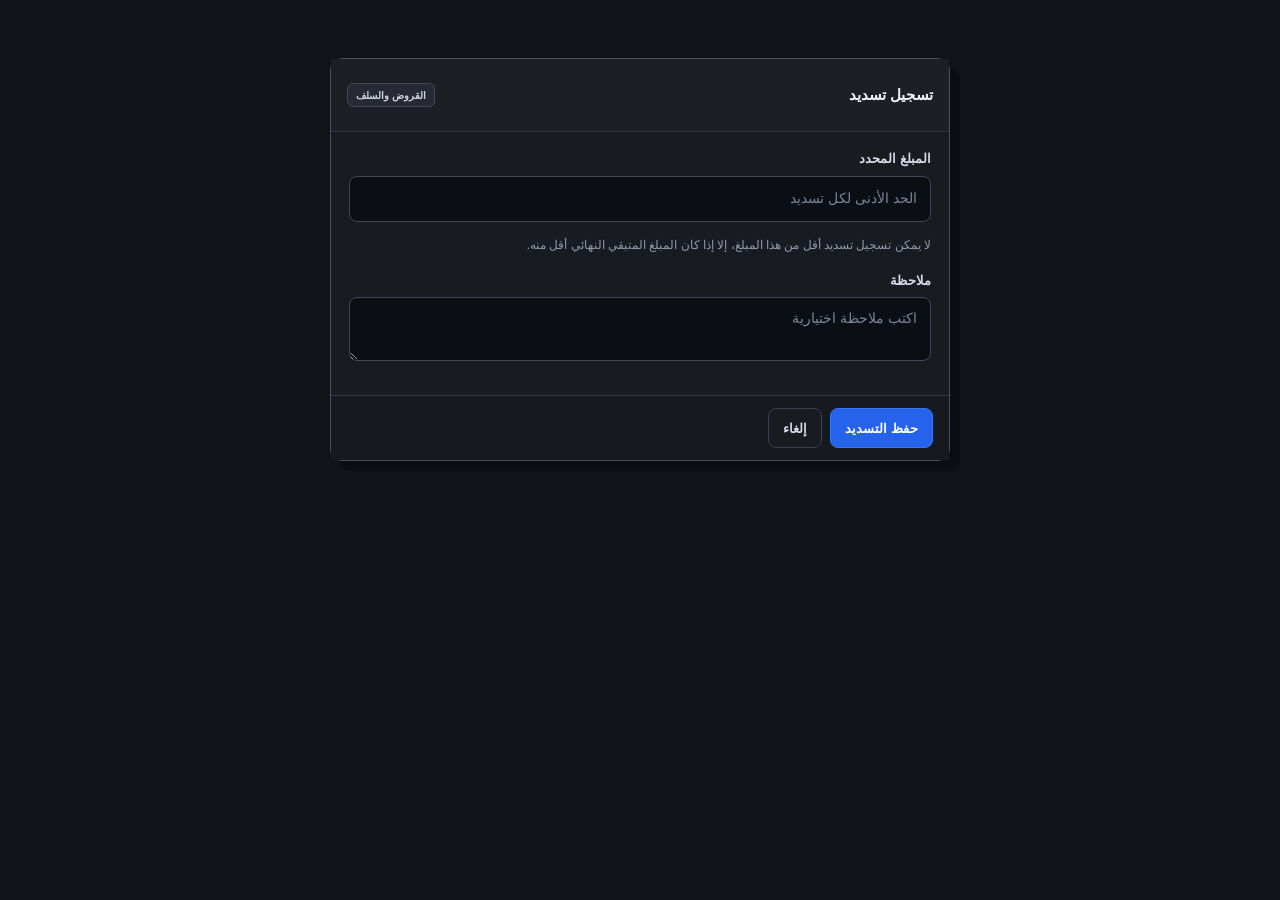
<file: PREVIEW-premium-ui-v3.3.26.html>
<!doctype html>
<html lang="ar" dir="rtl">
<head>
<meta charset="utf-8">
<meta name="viewport" content="width=device-width,initial-scale=1">
<title>Ziad Invoices v3.3.26 UI Preview</title>
<link rel="stylesheet" href="app/static/premium-system-v3.3.26.css">
<style>
*{box-sizing:border-box}body{margin:0}.preview{min-height:100vh;background:#11131b;color:#e1e2ed;font-family:Arial,sans-serif;padding:32px}.modal{max-width:620px;margin:30px auto}.modal-head,.modal-body,.modal-foot{display:block}.modal-head{display:flex;align-items:center;justify-content:space-between}.demo-field{display:grid;gap:7px;margin-bottom:16px}.modal-foot{display:flex;gap:8px;justify-content:flex-start}.btn{display:inline-flex;align-items:center;justify-content:center;padding:0 16px;min-height:44px}.btn-primary{background:#2563eb;color:#fff}.btn-secondary{background:#282a32;color:#e1e2ed;border:1px solid #434655}.control{width:100%}
</style>
</head>
<body>
<div id="app"><main class="content preview">
  <section class="modal" role="dialog" aria-label="تسجيل تسديد">
    <header class="modal-head"><h3>تسجيل تسديد</h3><span class="badge">القروض والسلف</span></header>
    <div class="modal-body">
      <div class="demo-field form-field">
        <label for="amount">المبلغ المحدد</label>
        <input id="amount" type="number" placeholder="الحد الأدنى لكل تسديد">
        <small>لا يمكن تسجيل تسديد أقل من هذا المبلغ، إلا إذا كان المبلغ المتبقي النهائي أقل منه.</small>
      </div>
      <div class="demo-field form-field">
        <label for="note">ملاحظة</label>
        <textarea id="note" placeholder="اكتب ملاحظة اختيارية"></textarea>
      </div>
    </div>
    <footer class="modal-foot"><button class="btn btn-primary">حفظ التسديد</button><button class="btn btn-secondary">إلغاء</button></footer>
  </section>
</main></div>
</body>
</html>
</file>
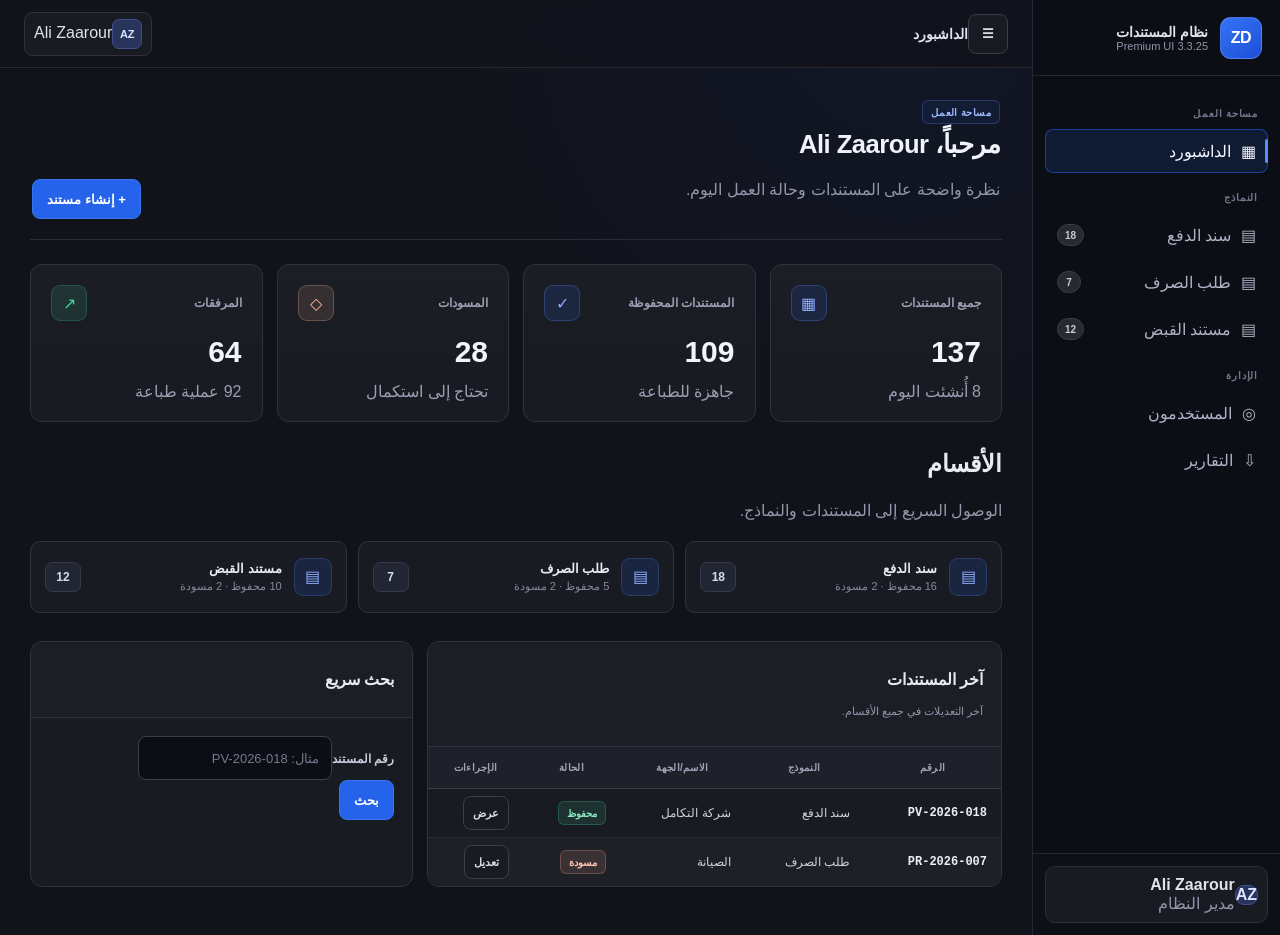
<file: PREVIEW-premium-ui.html>
<!doctype html><html lang="ar" dir="rtl"><head><meta charset="utf-8"><meta name="viewport" content="width=device-width,initial-scale=1"><link rel="stylesheet" href="app/static/premium-system-v3.3.25.css"><style>
*{box-sizing:border-box} body{margin:0}.app-shell{display:grid;grid-template-columns:248px minmax(0,1fr);direction:rtl}.sidebar{min-height:100vh}.sidebar-head,.brand,.nav-item,.user-chip,.topbar,.page-header,.stat-top,.type-overview-card,.panel-head,.list-summary,.summary-pill{display:flex;align-items:center}.sidebar-nav{display:block}.nav-item{margin:4px}.sidebar-footer{margin-top:auto}.sidebar{display:flex;flex-direction:column}.main{direction:rtl}.topbar{display:flex}.topbar-spacer{flex:1}.content{direction:rtl}.page-header{display:flex;justify-content:space-between}.dashboard-cards{display:grid;grid-template-columns:repeat(4,1fr)}.stat-card{display:flex;flex-direction:column;gap:14px}.stat-top{justify-content:space-between}.type-overview-grid{display:grid;grid-template-columns:repeat(3,1fr)}.type-overview-card{gap:12px}.type-overview-copy{display:flex;flex-direction:column;flex:1;gap:4px}.dashboard-grid{display:grid;grid-template-columns:1.5fr 1fr;margin-top:16px}.panel-head{justify-content:space-between}.list-summary{display:flex}.summary-pill{flex-direction:column;align-items:flex-start}.icon{width:18px;height:18px}.brand{gap:10px}.brand-text,.user-chip-copy{display:flex;flex-direction:column}.sidebar-footer{margin-top:auto}.sidebar-nav{flex:1}.table-wrap{overflow:auto}table{width:100%;border-collapse:collapse}.btn{cursor:pointer}
</style></head><body><div id="app"><div class="app-shell"><aside class="sidebar"><div class="sidebar-head"><div class="brand"><div class="brand-mark">ZD</div><div class="brand-text"><strong>نظام المستندات</strong><span>Premium UI 3.3.25</span></div></div></div><nav class="sidebar-nav"><div class="nav-label">مساحة العمل</div><a class="nav-item active"><span>▦</span><span>الداشبورد</span></a><div class="nav-label">النماذج</div><a class="nav-item"><span>▤</span><span>سند الدفع</span><span class="nav-badge">18</span></a><a class="nav-item"><span>▤</span><span>طلب الصرف</span><span class="nav-badge">7</span></a><a class="nav-item"><span>▤</span><span>مستند القبض</span><span class="nav-badge">12</span></a><div class="nav-label">الإدارة</div><a class="nav-item"><span>◎</span><span>المستخدمون</span></a><a class="nav-item"><span>⇩</span><span>التقارير</span></a></nav><div class="sidebar-footer"><div class="user-chip"><div class="avatar">AZ</div><div class="user-chip-copy"><strong>Ali Zaarour</strong><span>مدير النظام</span></div></div></div></aside><main class="main"><header class="topbar"><button class="btn btn-icon btn-secondary">☰</button><div class="topbar-title">الداشبورد</div><div class="topbar-spacer"></div><div class="topbar-user"><div class="avatar small">AZ</div><span>Ali Zaarour</span></div></header><section class="content"><div class="page-header"><div><span class="eyebrow">مساحة العمل</span><h1>مرحباً، Ali Zaarour</h1><p>نظرة واضحة على المستندات وحالة العمل اليوم.</p></div><div class="page-actions"><button class="btn btn-primary">+ إنشاء مستند</button></div></div><div class="cards dashboard-cards"><article class="stat-card"><div class="stat-top"><span>جميع المستندات</span><div class="stat-icon">▦</div></div><strong>137</strong><span>8 أُنشئت اليوم</span></article><article class="stat-card"><div class="stat-top"><span>المستندات المحفوظة</span><div class="stat-icon">✓</div></div><strong>109</strong><span>جاهزة للطباعة</span></article><article class="stat-card"><div class="stat-top"><span>المسودات</span><div class="stat-icon warning">◇</div></div><strong>28</strong><span>تحتاج إلى استكمال</span></article><article class="stat-card"><div class="stat-top"><span>المرفقات</span><div class="stat-icon accent">↗</div></div><strong>64</strong><span>92 عملية طباعة</span></article></div><section class="dashboard-section"><div class="section-heading"><h2>الأقسام</h2><p>الوصول السريع إلى المستندات والنماذج.</p></div><div class="type-overview-grid"><a class="type-overview-card"><div class="type-overview-icon">▤</div><div class="type-overview-copy"><strong>سند الدفع</strong><span>16 محفوظ · 2 مسودة</span></div><div class="type-overview-count">18</div></a><a class="type-overview-card"><div class="type-overview-icon">▤</div><div class="type-overview-copy"><strong>طلب الصرف</strong><span>5 محفوظ · 2 مسودة</span></div><div class="type-overview-count">7</div></a><a class="type-overview-card"><div class="type-overview-icon">▤</div><div class="type-overview-copy"><strong>مستند القبض</strong><span>10 محفوظ · 2 مسودة</span></div><div class="type-overview-count">12</div></a></div></section><div class="dashboard-grid"><div class="panel"><div class="panel-head"><div><h2>آخر المستندات</h2><p>آخر التعديلات في جميع الأقسام.</p></div></div><div class="table-wrap"><table><thead><tr><th>الرقم</th><th>النموذج</th><th>الاسم/الجهة</th><th>الحالة</th><th>الإجراءات</th></tr></thead><tbody><tr><td class="mono"><strong>PV-2026-018</strong></td><td>سند الدفع</td><td>شركة التكامل</td><td><span class="badge badge-saved">محفوظ</span></td><td><button class="btn btn-secondary row-action">عرض</button></td></tr><tr><td class="mono"><strong>PR-2026-007</strong></td><td>طلب الصرف</td><td>الصيانة</td><td><span class="badge badge-draft">مسودة</span></td><td><button class="btn btn-secondary row-action">تعديل</button></td></tr></tbody></table></div></div><div class="panel"><div class="panel-head"><h2>بحث سريع</h2></div><div class="panel-body"><div class="form-grid"><div class="form-row"><label>رقم المستند</label><input class="control" placeholder="مثال: PV-2026-018"></div><button class="btn btn-primary">بحث</button></div></div></div></div></section></main></div></div></body></html>
</file>
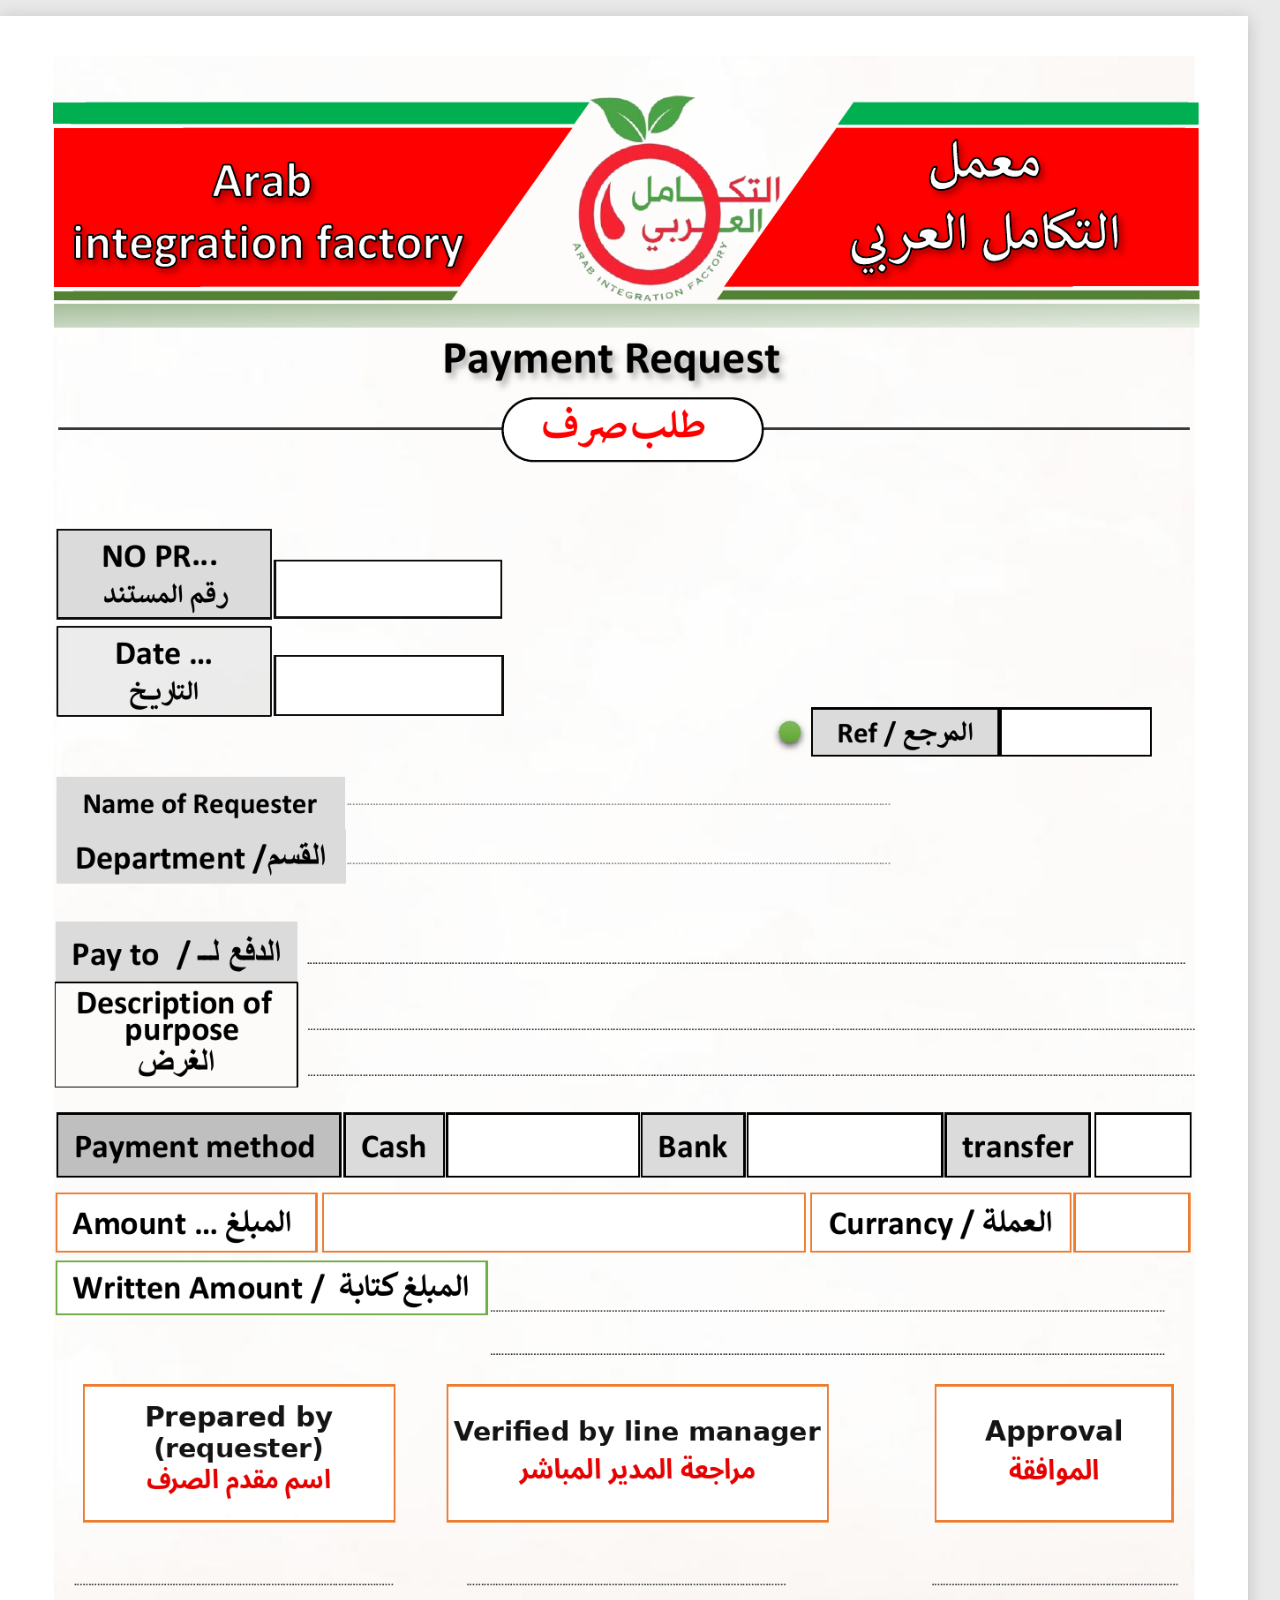
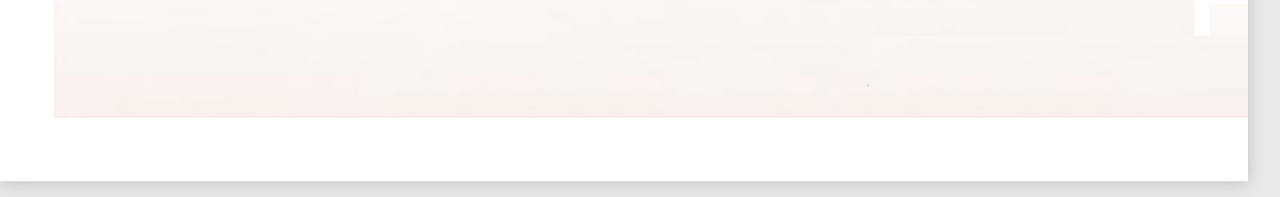
<file: New folder/payment-request-premium-v16.html>
<!doctype html>
<html lang="ar" dir="rtl">
<head>
<meta charset="utf-8">
<meta name="viewport" content="width=device-width,initial-scale=1">
<title>Payment Request - Premium Exact</title>
<style>
*{box-sizing:border-box}
html,body{margin:0;padding:0;background:#e9e9e9;font-family:Arial,Tahoma,"Segoe UI",sans-serif}
body{min-height:100vh;display:flex;justify-content:center;align-items:flex-start;padding:16px}
.wrap{position:relative}
.page{position:relative;width:1414px;height:2000px;transform-origin:top left;background:#fff;box-shadow:0 2px 18px rgba(0,0,0,.18);overflow:hidden;direction:ltr}
.bg{position:absolute;inset:0;width:1414px;height:2000px;display:block;pointer-events:none;user-select:none}
.overlay{position:absolute;inset:0;z-index:2;pointer-events:none}

.box{position:absolute;pointer-events:auto;overflow:hidden!important;overflow:clip!important;clip-path:inset(0);contain:paint;background:transparent}
.box .value{position:absolute;inset:2px;display:flex;align-items:center;justify-content:center;text-align:center;white-space:nowrap;overflow:hidden!important;padding:0 6px;outline:none;color:#111;background:transparent;font-family:Arial,Tahoma,"Segoe UI",sans-serif;font-weight:700;font-size:30px;line-height:1;unicode-bidi:plaintext}
.box .value.small{font-size:28px}

.line{position:absolute;pointer-events:auto;display:flex;align-items:flex-end;white-space:nowrap;overflow:hidden;padding:0 5px 4px;outline:none;background:transparent;color:#111;font-family:Arial,Tahoma,"Segoe UI",sans-serif;font-size:30px;font-weight:700;line-height:1;unicode-bidi:plaintext}
.line[dir="rtl"]{text-align:right}
.line[dir="ltr"]{text-align:left}

.check{position:absolute;pointer-events:auto;cursor:pointer;overflow:hidden;display:flex;align-items:center;justify-content:center}
.check input{position:absolute;opacity:0;width:1px;height:1px}
.check span{position:absolute;inset:0;display:flex;align-items:center;justify-content:center;font-family:Arial,Tahoma,sans-serif;font-size:43px;font-weight:700;line-height:1;color:#111;user-select:none}
.check input:checked+span::after{content:"✓"}

@page{size:A4 portrait;margin:0}
@media print{
 html,body{width:210mm;height:297mm;margin:0;padding:0;background:#fff;display:block;overflow:hidden}
 .wrap{width:210mm!important;height:297mm!important;overflow:hidden!important}
 .page{box-shadow:none!important;transform:scale(0.5613154173)!important;transform-origin:top left!important}
}
</style>
</head>
<body>
<div class="wrap" id="wrap"><div class="page" id="page">
<img class="bg" src="[data-uri]" alt="Payment Request">
<div class="overlay">
  <!-- Exact blank rectangles measured from the uploaded form. -->
  <div class="box" style="left:313px;top:618px;width:254px;height:62px"><div class="value" contenteditable="true" spellcheck="false" dir="auto" data-save="pr_number" aria-label="NO PR"></div></div>
  <div class="box" style="left:313px;top:726px;width:254px;height:64px"><div class="value" contenteditable="true" spellcheck="false" dir="auto" data-save="date" aria-label="Date"></div></div>
  <div class="box" style="left:1135px;top:786px;width:168px;height:50px"><div class="value small" contenteditable="true" spellcheck="false" dir="auto" data-save="reference" aria-label="Reference"></div></div>
  <div class="box" style="left:367px;top:1336px;width:544px;height:62px"><div class="value" contenteditable="true" spellcheck="false" dir="auto" data-save="amount" aria-label="Amount"></div></div>
  <div class="box" style="left:1220px;top:1336px;width:126px;height:62px"><div class="value small" contenteditable="true" spellcheck="false" dir="auto" data-save="currency" aria-label="Currency"></div></div>

  <!-- Every editable line is bottom-anchored 1 px above the printed dotted line. -->
  <div class="line" contenteditable="true" spellcheck="false" dir="auto" data-save="requester" aria-label="Name of Requester" style="left:394px;top:855px;width:614px;height:36px"></div>
  <div class="line" contenteditable="true" spellcheck="false" dir="auto" data-save="department" aria-label="Department" style="left:394px;top:922px;width:614px;height:36px"></div>
  <div class="line" contenteditable="true" spellcheck="false" dir="auto" data-save="pay_to" aria-label="Pay to" style="left:349px;top:1035px;width:999px;height:36px"></div>
  <div class="line" contenteditable="true" spellcheck="false" dir="auto" data-save="purpose_1" aria-label="Purpose line 1" style="left:349px;top:1110px;width:999px;height:36px"></div>
  <div class="line" contenteditable="true" spellcheck="false" dir="auto" data-save="purpose_2" aria-label="Purpose line 2" style="left:349px;top:1162px;width:999px;height:36px"></div>
  <div class="line" contenteditable="true" spellcheck="false" dir="auto" data-save="written_amount_1" aria-label="Written Amount line 1" style="left:550px;top:1429px;width:769px;height:36px"></div>
  <div class="line" contenteditable="true" spellcheck="false" dir="auto" data-save="written_amount_2" aria-label="Written Amount line 2" style="left:550px;top:1478px;width:769px;height:36px"></div>
  <div class="line" contenteditable="true" spellcheck="false" dir="auto" data-save="prepared_signature" aria-label="Prepared by" style="left:84px;top:1739px;width:362px;height:36px"></div>
  <div class="line" contenteditable="true" spellcheck="false" dir="auto" data-save="manager_signature" aria-label="Verified by line manager" style="left:534px;top:1739px;width:343px;height:36px"></div>
  <div class="line" contenteditable="true" spellcheck="false" dir="auto" data-save="approval_signature" aria-label="Approval" style="left:1061px;top:1739px;width:274px;height:36px"></div>

  <!-- Exact checkbox interiors. -->
  <label class="check" style="left:508px;top:1245px;width:215px;height:68px" aria-label="Cash"><input type="checkbox" data-save="cash"><span></span></label>
  <label class="check" style="left:848px;top:1245px;width:219px;height:68px" aria-label="Bank"><input type="checkbox" data-save="bank"><span></span></label>
  <label class="check" style="left:1242px;top:1245px;width:106px;height:68px" aria-label="Transfer"><input type="checkbox" data-save="transfer"><span></span></label>
</div>
</div></div>
<script>
(()=>{
 const BASE_W=1414,BASE_H=2000,wrap=document.getElementById('wrap'),page=document.getElementById('page');
 function fitPage(){if(matchMedia('print').matches)return;const w=Math.max(320,Math.min(BASE_W,innerWidth-32)),s=w/BASE_W;wrap.style.width=(BASE_W*s)+'px';wrap.style.height=(BASE_H*s)+'px';page.style.transform='scale('+s+')'}
 addEventListener('resize',fitPage,{passive:true});fitPage();
 const prefix='payment-request-premium-v16:';
 const fields=[...document.querySelectorAll('[data-save]')];
 const measure=document.createElement('canvas').getContext('2d');
 function text(el){if(el.type==='checkbox')return'';return(el.textContent||'').replace(/[\n\r]+/g,' ')}
 function clean(el){if(el.type==='checkbox')return;const v=text(el);if(el.textContent!==v)el.textContent=v}
 function direction(el){if(el.type==='checkbox')return;const v=text(el).trim();if(!v){el.setAttribute('dir','auto');return}el.setAttribute('dir',/[\u0590-\u08FF]/.test(v.charAt(0))?'rtl':'ltr')}
 function fit(el){
   if(el.type==='checkbox')return;
   const key=el.dataset.save||'',isBox=el.classList.contains('value'),base=(key==='reference'||key==='currency')?28:30,min=isBox?14:20,v=text(el).trim();
   let size=base;el.style.fontSize=size+'px';if(!v)return;
   const available=Math.max(10,el.clientWidth-(isBox?14:10));
   while(size>min){measure.font='700 '+size+'px Arial, Tahoma, sans-serif';if(measure.measureText(v).width<=available)break;size--}
   el.style.fontSize=size+'px';
 }
 function save(el){try{localStorage.setItem(prefix+el.dataset.save,el.type==='checkbox'?(el.checked?'1':'0'):text(el))}catch(e){}}
 fields.forEach(el=>{
   try{const v=localStorage.getItem(prefix+el.dataset.save);if(v!==null){if(el.type==='checkbox')el.checked=v==='1';else el.textContent=v}}catch(e){}
   if(el.type!=='checkbox'){
     clean(el);direction(el);fit(el);
     el.addEventListener('paste',e=>{e.preventDefault();const v=(e.clipboardData||window.clipboardData).getData('text').replace(/[\n\r]+/g,' ');document.execCommand('insertText',false,v)});
     el.addEventListener('keydown',e=>{if(e.key==='Enter'){e.preventDefault();const ed=fields.filter(x=>x.type!=='checkbox'),i=ed.indexOf(el);if(i>=0&&ed[i+1])ed[i+1].focus()}});
     el.addEventListener('input',()=>{clean(el);direction(el);fit(el);save(el)});el.addEventListener('blur',()=>{fit(el);save(el)});
   }else el.addEventListener('change',()=>save(el));
 })
})();
</script>
</body></html>
</file>
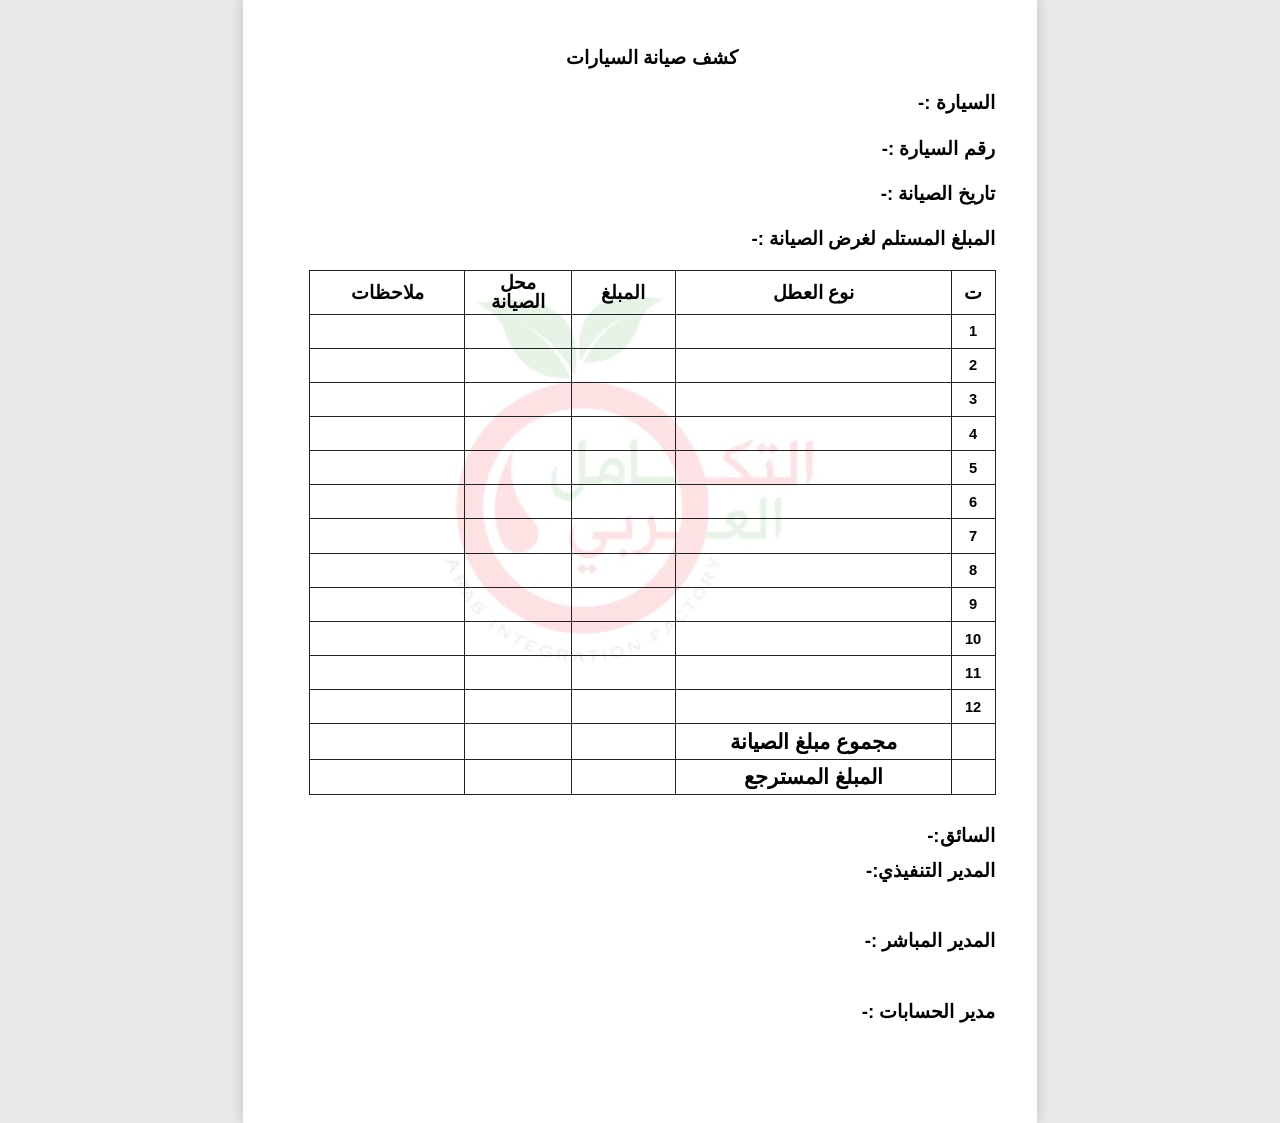
<file: New folder/كشف_صيانة_السيارات.html>
<!DOCTYPE html>
<html lang="ar" dir="rtl">
<head>
<meta charset="UTF-8" />
<meta name="viewport" content="width=device-width, initial-scale=1.0" />
<title>كشف صيانة السيارات</title>
<style>
  @page { size: A4 portrait; margin: 0; }
  * { box-sizing: border-box; }
  html, body { margin: 0; padding: 0; background: #e9e9e9; }
  body { font-family: Arial, Tahoma, sans-serif; direction: rtl; }
  .sheet {
    position: relative;
    width: 210mm;
    height: 297mm;
    margin: 0 auto;
    background: #fff;
    overflow: hidden;
    color: #000;
  }
  .watermark {
    position: absolute;
    z-index: 0;
    left: 17.53mm;
    top: 46.30mm;
    width: 165.10mm;
    height: 165.10mm;
    object-fit: contain;
    opacity: .135;
    pointer-events: none;
    user-select: none;
  }
  .title, .top-field, .signature, .maintenance-table { position: absolute; z-index: 1; }
  .title {
    top: 12.25mm;
    left: 17.53mm;
    right: 11.18mm;
    text-align: center;
    font-size: 14pt;
    line-height: 6.25mm;
    font-weight: 700;
    white-space: nowrap;
  }
  .top-field {
    left: 17.53mm;
    width: 181.29mm;
    height: 6.4mm;
    display: block;
    direction: rtl;
    text-align: right;
    font-size: 14pt;
    line-height: 6.2mm;
    font-weight: 700;
    white-space: nowrap;
  }
  .top-field.f1 { top: 24.10mm; }
  .top-field.f2 { top: 36.13mm; }
  .top-field.f3 { top: 48.16mm; }
  .top-field.f4 { top: 60.19mm; }
  .top-field.f1 input { right: 24mm; }
  .top-field.f2 input { right: 36mm; }
  .top-field.f3 input { right: 37mm; }
  .top-field.f4 input { right: 74mm; }
  .top-field .label { position: absolute; right: 0; top: 0; direction: rtl; text-align: right; }
  .top-field input {
    direction: rtl;
    position: absolute;
    left: 0;
    top: 0;
    width: 100mm;
    min-width: 0;
    height: 6mm;
    border: 0;
    outline: 0;
    padding: 0 2mm 0 0;
    margin: 0;
    background: transparent;
    font: inherit;
    font-weight: 400;
    text-align: right;
  }
  .maintenance-table {
    top: 71.43mm;
    left: 17.53mm;
    width: 181.29mm;
    height: 129.11mm;
    border-collapse: collapse;
    table-layout: fixed;
    direction: ltr;
    font-size: 11pt;
  }
  .maintenance-table col.notes { width: 40.80mm; }
  .maintenance-table col.shop { width: 28.30mm; }
  .maintenance-table col.amount { width: 27.60mm; }
  .maintenance-table col.fault { width: 72.97mm; }
  .maintenance-table col.seq { width: 11.62mm; }
  .maintenance-table th,
  .maintenance-table td {
    border: .5pt solid #222;
    padding: 0 1.9mm;
    vertical-align: middle;
    background: transparent;
    direction: rtl;
  }
  .maintenance-table thead tr { height: 11.53mm; }
  .maintenance-table tbody tr.data-row { height: 9.04mm; }
  .maintenance-table tbody tr.total-row { height: 9.36mm; }
  .maintenance-table th {
    font-size: 14pt;
    line-height: 5.15mm;
    text-align: center;
    font-weight: 700;
  }
  .maintenance-table td.seq {
    text-align: center;
    font-size: 11pt;
    font-weight: 700;
    padding: 0;
  }
  .maintenance-table td.total-label {
    text-align: center;
    font-size: 16pt;
    font-weight: 700;
    white-space: nowrap;
    padding: 0;
  }
  .cell-input {
    width: 100%;
    height: 100%;
    border: 0;
    outline: 0;
    background: transparent;
    padding: 0;
    margin: 0;
    font-family: Arial, Tahoma, sans-serif;
    font-size: 11pt;
    direction: rtl;
    text-align: right;
  }
  .signature {
    left: 17.53mm;
    width: 181.29mm;
    height: 6.2mm;
    display: block;
    direction: rtl;
    text-align: right;
    font-size: 14pt;
    line-height: 6.2mm;
    font-weight: 700;
    white-space: nowrap;
  }
  .signature.s1 { top: 217.90mm; }
  .signature.s2 { top: 227.26mm; }
  .signature.s3 { top: 245.82mm; }
  .signature.s4 { top: 264.53mm; }
  .signature.s1 input { right: 24mm; }
  .signature.s2 input { right: 43mm; }
  .signature.s3 input { right: 43mm; }
  .signature.s4 input { right: 43mm; }
  .signature span { position: absolute; right: 0; top: 0; direction: rtl; text-align: right; }
  .signature input {
    position: absolute;
    left: 0;
    top: 0;
    width: 125mm;
    border: 0;
    outline: 0;
    background: transparent;
    height: 6mm;
    min-width: 0;
    padding: 0 2mm 0 0;
    margin: 0;
    font: inherit;
    font-weight: 400;
    direction: rtl;
    text-align: right;
  }
  @media print {
    html, body { background: #fff; width: 210mm; height: 297mm; }
    .sheet { margin: 0; box-shadow: none; }
    input { caret-color: transparent; }
  }
  @media screen {
    .sheet { box-shadow: 0 0 14px rgba(0,0,0,.18); }
  }
</style>
</head>
<body>
<main class="sheet" aria-label="كشف صيانة السيارات">
  <img class="watermark" src="[data-uri]" alt="" />

  <div class="title">كشف صيانة السيارات</div>

  <label class="top-field f1"><span class="label">السيارة :-</span><input aria-label="السيارة" /></label>
  <label class="top-field f2"><span class="label">رقم السيارة :-</span><input aria-label="رقم السيارة" /></label>
  <label class="top-field f3"><span class="label">تاريخ الصيانة :-</span><input aria-label="تاريخ الصيانة" /></label>
  <label class="top-field f4"><span class="label">المبلغ المستلم لغرض الصيانة :-</span><input aria-label="المبلغ المستلم لغرض الصيانة" /></label>

  <table class="maintenance-table" aria-label="جدول صيانة السيارات">
    <colgroup>
      <col class="notes"><col class="shop"><col class="amount"><col class="fault"><col class="seq">
    </colgroup>
    <thead>
      <tr>
        <th>ملاحظات</th>
        <th>محل<br>الصيانة</th>
        <th>المبلغ</th>
        <th>نوع العطل</th>
        <th>ت</th>
      </tr>
    </thead>
    <tbody>
      <tr class="data-row"><td><input class="cell-input" aria-label="ملاحظات 1"></td><td><input class="cell-input" aria-label="محل الصيانة 1"></td><td><input class="cell-input" inputmode="decimal" aria-label="المبلغ 1"></td><td><input class="cell-input" aria-label="نوع العطل 1"></td><td class="seq">1</td></tr>
      <tr class="data-row"><td><input class="cell-input" aria-label="ملاحظات 2"></td><td><input class="cell-input" aria-label="محل الصيانة 2"></td><td><input class="cell-input" inputmode="decimal" aria-label="المبلغ 2"></td><td><input class="cell-input" aria-label="نوع العطل 2"></td><td class="seq">2</td></tr>
      <tr class="data-row"><td><input class="cell-input" aria-label="ملاحظات 3"></td><td><input class="cell-input" aria-label="محل الصيانة 3"></td><td><input class="cell-input" inputmode="decimal" aria-label="المبلغ 3"></td><td><input class="cell-input" aria-label="نوع العطل 3"></td><td class="seq">3</td></tr>
      <tr class="data-row"><td><input class="cell-input" aria-label="ملاحظات 4"></td><td><input class="cell-input" aria-label="محل الصيانة 4"></td><td><input class="cell-input" inputmode="decimal" aria-label="المبلغ 4"></td><td><input class="cell-input" aria-label="نوع العطل 4"></td><td class="seq">4</td></tr>
      <tr class="data-row"><td><input class="cell-input" aria-label="ملاحظات 5"></td><td><input class="cell-input" aria-label="محل الصيانة 5"></td><td><input class="cell-input" inputmode="decimal" aria-label="المبلغ 5"></td><td><input class="cell-input" aria-label="نوع العطل 5"></td><td class="seq">5</td></tr>
      <tr class="data-row"><td><input class="cell-input" aria-label="ملاحظات 6"></td><td><input class="cell-input" aria-label="محل الصيانة 6"></td><td><input class="cell-input" inputmode="decimal" aria-label="المبلغ 6"></td><td><input class="cell-input" aria-label="نوع العطل 6"></td><td class="seq">6</td></tr>
      <tr class="data-row"><td><input class="cell-input" aria-label="ملاحظات 7"></td><td><input class="cell-input" aria-label="محل الصيانة 7"></td><td><input class="cell-input" inputmode="decimal" aria-label="المبلغ 7"></td><td><input class="cell-input" aria-label="نوع العطل 7"></td><td class="seq">7</td></tr>
      <tr class="data-row"><td><input class="cell-input" aria-label="ملاحظات 8"></td><td><input class="cell-input" aria-label="محل الصيانة 8"></td><td><input class="cell-input" inputmode="decimal" aria-label="المبلغ 8"></td><td><input class="cell-input" aria-label="نوع العطل 8"></td><td class="seq">8</td></tr>
      <tr class="data-row"><td><input class="cell-input" aria-label="ملاحظات 9"></td><td><input class="cell-input" aria-label="محل الصيانة 9"></td><td><input class="cell-input" inputmode="decimal" aria-label="المبلغ 9"></td><td><input class="cell-input" aria-label="نوع العطل 9"></td><td class="seq">9</td></tr>
      <tr class="data-row"><td><input class="cell-input" aria-label="ملاحظات 10"></td><td><input class="cell-input" aria-label="محل الصيانة 10"></td><td><input class="cell-input" inputmode="decimal" aria-label="المبلغ 10"></td><td><input class="cell-input" aria-label="نوع العطل 10"></td><td class="seq">10</td></tr>
      <tr class="data-row"><td><input class="cell-input" aria-label="ملاحظات 11"></td><td><input class="cell-input" aria-label="محل الصيانة 11"></td><td><input class="cell-input" inputmode="decimal" aria-label="المبلغ 11"></td><td><input class="cell-input" aria-label="نوع العطل 11"></td><td class="seq">11</td></tr>
      <tr class="data-row"><td><input class="cell-input" aria-label="ملاحظات 12"></td><td><input class="cell-input" aria-label="محل الصيانة 12"></td><td><input class="cell-input" inputmode="decimal" aria-label="المبلغ 12"></td><td><input class="cell-input" aria-label="نوع العطل 12"></td><td class="seq">12</td></tr>
      <tr class="total-row"><td><input class="cell-input" aria-label="ملاحظات المجموع"></td><td><input class="cell-input" aria-label="محل الصيانة للمجموع"></td><td><input class="cell-input" aria-label="مبلغ المجموع"></td><td class="total-label">مجموع مبلغ الصيانة</td><td></td></tr>
      <tr class="total-row"><td><input class="cell-input" aria-label="ملاحظات المبلغ المسترجع"></td><td><input class="cell-input" aria-label="محل الصيانة للمبلغ المسترجع"></td><td><input class="cell-input" aria-label="المبلغ المسترجع"></td><td class="total-label">المبلغ المسترجع</td><td></td></tr>
    </tbody>
  </table>

  <label class="signature s1"><span>السائق:-</span><input aria-label="السائق" /></label>
  <label class="signature s2"><span>المدير التنفيذي:-</span><input aria-label="المدير التنفيذي" /></label>
  <label class="signature s3"><span>المدير المباشر :-</span><input aria-label="المدير المباشر" /></label>
  <label class="signature s4"><span>مدير الحسابات :-</span><input aria-label="مدير الحسابات" /></label>
</main>
</body>
</html>
</file>
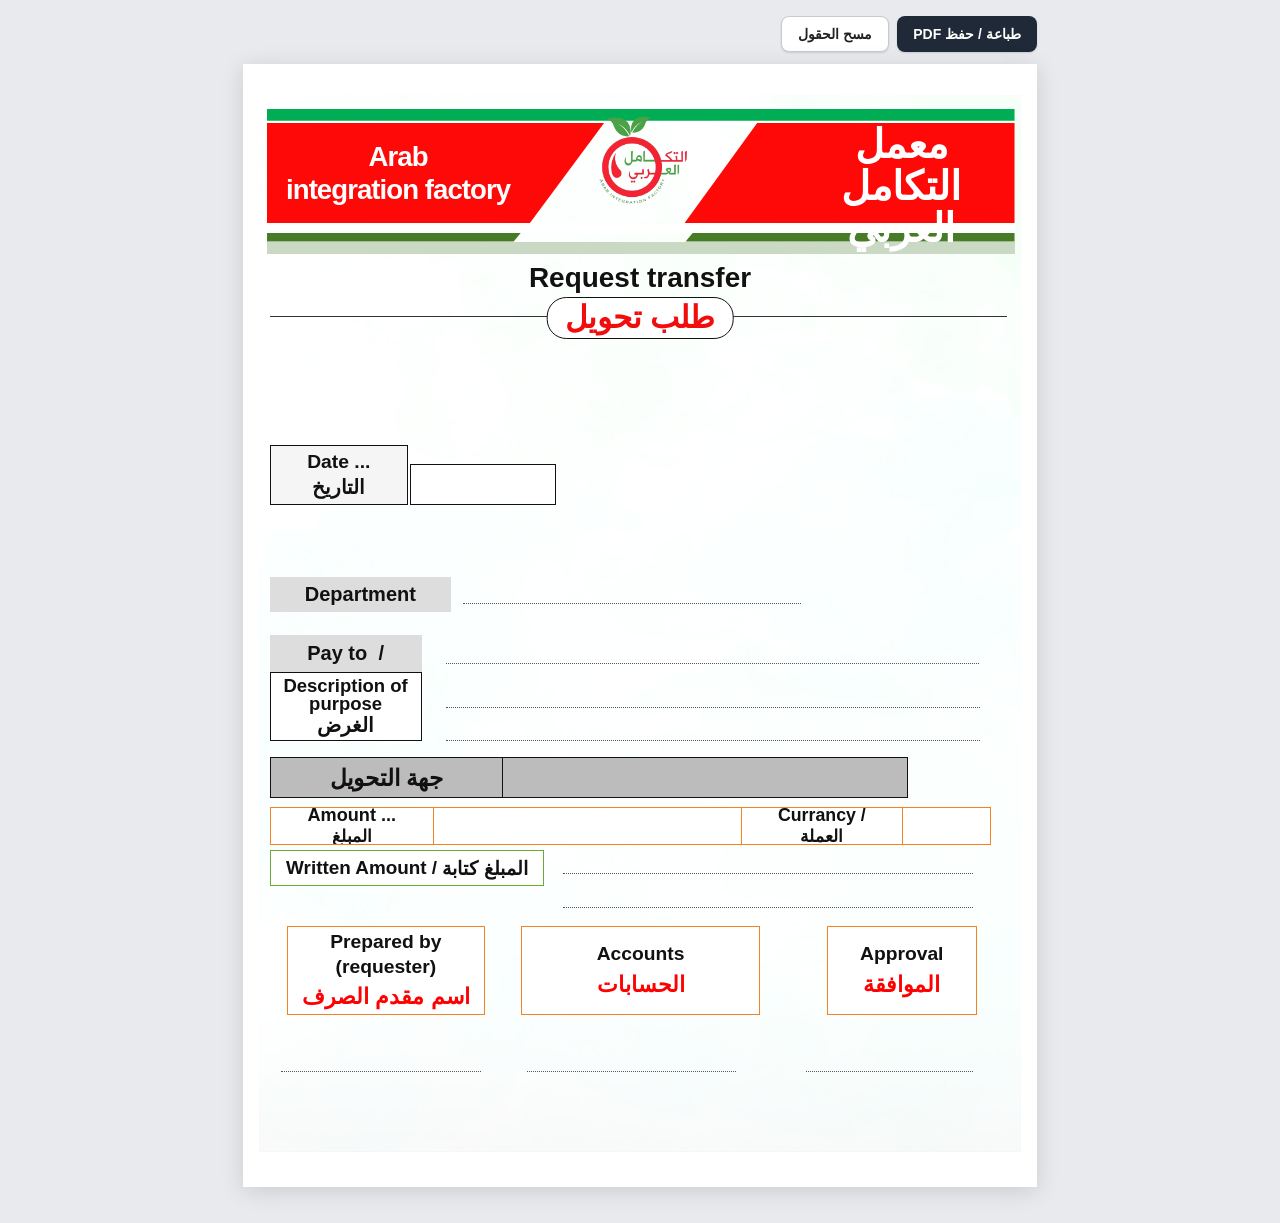
<file: app/static/form-templates/request-transfer.html>
<!DOCTYPE html>
<html lang="ar" dir="rtl">
<head>
<meta charset="utf-8" />
<meta name="viewport" content="width=device-width, initial-scale=1" />
<title>طلب تحويل - معمل التكامل العربي</title>
<style>
  :root{ --page-w:210mm; --page-h:297mm; --orange:#f58220; --green:#00a84f; --red:#ff0b0b; }
  *{ box-sizing:border-box; }
  html,body{ margin:0; padding:0; background:#e8eaed; font-family: Arial, Tahoma, sans-serif; color:#111; }
  body{ min-height:100vh; padding:16px 0 36px; }
  .toolbar{ direction:rtl; width:min(94vw,210mm); margin:0 auto 12px; display:flex; gap:8px; justify-content:flex-start; }
  .toolbar button{ border:0; border-radius:8px; padding:9px 16px; font:700 14px Arial,Tahoma,sans-serif; cursor:pointer; background:#1f2937; color:#fff; box-shadow:0 1px 2px #0002; }
  .toolbar button.secondary{ background:#fff; color:#222; border:1px solid #c7cbd1; }
  .sheet-wrap{ width:var(--page-w); height:var(--page-h); margin:auto; position:relative; }
  .sheet{ position:absolute; inset:0; width:var(--page-w); height:var(--page-h); background:#fff; overflow:hidden; box-shadow:0 4px 22px #0002; direction:ltr; }
  .wash{ position:absolute; left:4.2mm; top:8.1mm; width:201.5mm; height:279.8mm; background-image:url('[data-uri]'); background-size:100% 100%; background-repeat:no-repeat; opacity:.11; pointer-events:none; }
  .content{ position:absolute; inset:0; }

  /* Header */
  .brand{ position:absolute; left:6.3mm; top:11.8mm; width:197.8mm; height:38.2mm; }
  .brand .green-top{ position:absolute; left:0; top:0; width:100%; height:3.2mm; background:#00ad55; clip-path:polygon(0 0,100% 0,100% 100%,0 100%); }
  .brand .red-left{ position:absolute; left:0; top:3.8mm; width:89.2mm; height:26.5mm; background:#ff0808; clip-path:polygon(0 0,100% 0,78% 100%,0 100%); }
  .brand .red-right{ position:absolute; right:0; top:3.8mm; width:87.3mm; height:26.5mm; background:#ff0808; clip-path:polygon(22% 0,100% 0,100% 100%,0 100%); }
  .brand .bottom-white{ position:absolute; left:0; right:0; top:30.6mm; height:2.2mm; background:#fff; }
  .brand .green-bottom{ position:absolute; left:0; right:0; top:32.8mm; height:2.4mm; background:#477b25; clip-path:polygon(0 0,34% 0,33% 100%,0 100%,0 0, 100% 0,100% 100%,56% 100%,57% 0); }
  .brand .pale{ position:absolute; left:0; right:0; top:35.2mm; height:3.4mm; background:#c9d9c3; }
  .brand .logo{ position:absolute; left:84.2mm; top:-1.7mm; width:30.4mm; height:30.4mm; object-fit:contain; z-index:5; }
  .brand .en{ position:absolute; left:3.2mm; top:8.2mm; width:63mm; color:#fff; text-align:center; font-size:7.3mm; font-weight:700; line-height:1.2; letter-spacing:-.25mm; }
  .brand .ar{ position:absolute; right:6mm; top:3.8mm; width:48mm; color:#fff; text-align:center; font-size:10.6mm; font-weight:800; line-height:1.05; }

  .title-en{ position:absolute; top:52.4mm; left:0; width:100%; text-align:center; font-size:7.4mm; font-weight:700; direction:ltr; }
  .title-line{ position:absolute; left:7.1mm; right:7.8mm; top:66.6mm; border-top:.34mm solid #333; }
  .title-ar{ position:absolute; top:61.6mm; left:50%; transform:translateX(-50%); height:11.1mm; min-width:44mm; padding:0 4.5mm; border:.33mm solid #111; border-radius:5.2mm; background:#fff; color:#f10d0d; display:flex; align-items:center; justify-content:center; font-size:8.2mm; font-weight:800; line-height:1; direction:rtl; z-index:2; }

  /* Common editable fields */
  .field{ position:absolute; border:0; outline:none; background:transparent; color:#111; font:600 4.7mm Arial,Tahoma,sans-serif; padding:0 .8mm .5mm; line-height:1.25; z-index:10; }
  .field:focus{ background:rgba(255,244,181,.28); box-shadow:0 0 0 .35mm rgba(31,111,235,.16); }
  .line-field{ border-bottom:.28mm dotted #555; height:7.2mm; padding-bottom:.7mm; display:flex; align-items:flex-end; }
  .editable{ white-space:nowrap; overflow:hidden; }
  .editable[contenteditable="true"]:empty:before{ content:""; }
  .editable:focus{ outline:none; }

  /* Date */
  .date-label{ position:absolute; left:7.0mm; top:100.8mm; width:36.6mm; height:15.8mm; border:.35mm solid #111; background:#f5f5f5; display:flex; flex-direction:column; justify-content:center; align-items:center; font-weight:700; font-size:5.1mm; line-height:1.2; }
  .date-label .ar2{ font-size:5.2mm; direction:rtl; margin-top:1mm; }
  .date-input{ left:44.2mm; top:105.8mm; width:38.7mm; height:10.8mm; border:.35mm solid #111; padding:1.2mm 2mm; font-size:4.8mm; font-weight:600; background:#fff; }

  /* Middle labels and lines */
  .lbl{ position:absolute; left:7.0mm; display:flex; align-items:center; justify-content:center; background:#ddd; font-weight:700; font-size:5.3mm; direction:ltr; }
  .dept-lbl{ top:135.7mm; width:48.0mm; height:9.2mm; }
  .pay-lbl{ top:151.2mm; width:40.2mm; height:9.7mm; }
  .purpose-lbl{ top:160.9mm; width:40.2mm; height:18.2mm; background:#fff; border:.35mm solid #111; flex-direction:column; font-size:4.9mm; line-height:.95; }
  .purpose-lbl .ar3{ margin-top:1.1mm; font-size:5.4mm; direction:rtl; }
  .dept-field{ left:58.1mm; top:135.7mm; width:89.5mm; }
  .pay-field{ left:53.8mm; top:151.5mm; width:141.0mm; }
  .purpose1{ left:53.8mm; top:163.3mm; width:141.1mm; }
  .purpose2{ left:53.8mm; top:171.8mm; width:141.1mm; }

  /* Transfer entity */
  .transfer-row{ position:absolute; left:7.0mm; top:183.4mm; width:168.8mm; height:10.8mm; display:grid; grid-template-columns:61.8mm 1fr; direction:ltr; }
  .transfer-label{ border:.35mm solid #111; background:#bcbcbc; display:flex; align-items:center; justify-content:center; direction:rtl; font-size:6.2mm; font-weight:800; }
  .transfer-input{ border:.35mm solid #111; border-left:0; background:#bcbcbc; padding:1.4mm 2mm; font-size:5mm; font-weight:600; outline:none; direction:auto; }
  .transfer-input:focus{ background:#d4d4d4; }

  /* Amount + currency */
  .amount-row{ position:absolute; left:7.0mm; top:196.5mm; width:191.0mm; height:10.2mm; display:grid; grid-template-columns:43.5mm 81.5mm 42.5mm 23.5mm; direction:ltr; }
  .amount-row > *{ border:.35mm solid var(--orange); min-width:0; }
  .amount-row > * + *{ border-left:0; }
  .amount-label, .currency-label{ background:#fff; display:flex; flex-direction:column; align-items:center; justify-content:center; font-weight:700; line-height:1.02; overflow:hidden; }
  .amount-label{ font-size:4.8mm; direction:ltr; }
  .amount-label .small-ar{ direction:rtl; font-size:4.5mm; margin-top:1mm; }
  .currency-label{ font-size:4.7mm; direction:ltr; }
  .currency-label .small-ar{ direction:rtl; font-size:4.5mm; margin-top:1mm; }
  .boxed-input{ outline:none; background:#fff; padding:1.2mm 2mm; font:600 4.9mm Arial,Tahoma,sans-serif; direction:auto; }
  .boxed-input:focus{ background:rgba(255,244,181,.28); }

  /* Written amount */
  .written-label{ position:absolute; left:7.0mm; top:208.0mm; width:72.6mm; height:9.5mm; border:.35mm solid #6aaa38; background:#fff; display:flex; align-items:center; justify-content:center; font-size:5.0mm; font-weight:700; direction:ltr; }
  .written1{ left:84.5mm; top:207.0mm; width:108.5mm; }
  .written2{ left:84.5mm; top:216.2mm; width:108.5mm; }

  /* Approval boxes */
  .signbox{ position:absolute; top:228.2mm; height:23.3mm; border:.35mm solid var(--orange); background:#fff; display:flex; flex-direction:column; justify-content:center; align-items:center; font-weight:700; direction:ltr; line-height:1.25; text-align:center; }
  .signbox .red-ar{ color:red; direction:rtl; margin-top:1.1mm; font-size:5.9mm; }
  .prepared{ left:11.5mm; width:52.5mm; font-size:5.1mm; }
  .accounts{ left:73.5mm; width:63.3mm; font-size:5.1mm; }
  .approval{ left:154.4mm; width:39.7mm; font-size:5.1mm; }
  .sig1{ left:10.0mm; top:259.5mm; width:53.0mm; }
  .sig2{ left:75.0mm; top:259.5mm; width:55.5mm; }
  .sig3{ left:149.0mm; top:259.5mm; width:44.0mm; }

  [contenteditable="true"]{ caret-color:#111; }

  @media print{
    html,body{ background:#fff; padding:0; width:210mm; height:297mm; }
    .toolbar{ display:none !important; }
    .sheet-wrap,.sheet{ margin:0; box-shadow:none; }
    .field:focus,.transfer-input:focus,.boxed-input:focus{ background:transparent; box-shadow:none; }
    @page{ size:A4 portrait; margin:0; }
  }
  @media screen and (max-width:900px){
    body{ padding-top:8px; }
    .toolbar{ width:96vw; }
    .sheet-wrap{ transform-origin:top center; }
  }
</style>
</head>
<body>
  <div class="toolbar" aria-label="أدوات الصفحة">
    <button onclick="window.print()">طباعة / حفظ PDF</button>
    <button class="secondary" onclick="clearFields()">مسح الحقول</button>
  </div>
  <div class="sheet-wrap" id="wrap">
    <main class="sheet" id="sheet" aria-label="نموذج طلب تحويل قابل للتعبئة">
      <div class="wash"></div>
      <div class="content">
        <header class="brand">
          <div class="green-top"></div>
          <div class="red-left"></div>
          <div class="red-right"></div>
          <div class="bottom-white"></div>
          <div class="green-bottom"></div>
          <div class="pale"></div>
          <img class="logo" src="[data-uri]" alt="شعار معمل التكامل العربي" />
          <div class="en">Arab<br>integration factory</div>
          <div class="ar">معمل<br>التكامل<br>العربي</div>
        </header>

        <div class="title-en">Request transfer</div>
        <div class="title-line"></div>
        <div class="title-ar">طلب تحويل</div>

        <div class="date-label"><span>Date ...</span><span class="ar2">التاريخ</span></div>
        <div class="date-input field editable" contenteditable="true" data-field="date" dir="auto"></div>

        <div class="lbl dept-lbl">Department</div>
        <div class="field line-field editable dept-field" contenteditable="true" data-field="department" dir="auto"></div>

        <div class="lbl pay-lbl">Pay to&nbsp; /</div>
        <div class="field line-field editable pay-field" contenteditable="true" data-field="payto" dir="auto"></div>

        <div class="lbl purpose-lbl"><span>Description of</span><span>purpose</span><span class="ar3">الغرض</span></div>
        <div class="field line-field editable purpose1" contenteditable="true" data-field="purpose1" dir="auto"></div>
        <div class="field line-field editable purpose2" contenteditable="true" data-field="purpose2" dir="auto"></div>

        <div class="transfer-row">
          <div class="transfer-label">جهة التحويل</div>
          <div class="transfer-input" contenteditable="true" data-field="transfer" dir="auto"></div>
        </div>

        <div class="amount-row">
          <div class="amount-label"><span>Amount ...</span><span class="small-ar">المبلغ</span></div>
          <div class="boxed-input" contenteditable="true" data-field="amount" dir="auto"></div>
          <div class="currency-label"><span>Currancy /</span><span class="small-ar">العملة</span></div>
          <div class="boxed-input" contenteditable="true" data-field="currency" dir="auto"></div>
        </div>

        <div class="written-label">Written Amount /&nbsp;<span dir="rtl">المبلغ كتابة</span></div>
        <div class="field line-field editable written1" contenteditable="true" data-field="written1" dir="auto"></div>
        <div class="field line-field editable written2" contenteditable="true" data-field="written2" dir="auto"></div>

        <div class="signbox prepared"><span>Prepared by</span><span>(requester)</span><span class="red-ar">اسم مقدم الصرف</span></div>
        <div class="signbox accounts"><span>Accounts</span><span class="red-ar">الحسابات</span></div>
        <div class="signbox approval"><span>Approval</span><span class="red-ar">الموافقة</span></div>

        <div class="field line-field editable sig1" contenteditable="true" data-field="prepared" dir="auto"></div>
        <div class="field line-field editable sig2" contenteditable="true" data-field="accounts" dir="auto"></div>
        <div class="field line-field editable sig3" contenteditable="true" data-field="approval" dir="auto"></div>
      </div>
    </main>
  </div>
<script>
  const fields = [...document.querySelectorAll('[data-field]')];
  const key = 'request-transfer-form-v1';

  function saveFields(){
    const data = {};
    fields.forEach(el => data[el.dataset.field] = el.innerText || '');
    localStorage.setItem(key, JSON.stringify(data));
  }
  function loadFields(){
    try{
      const data = JSON.parse(localStorage.getItem(key) || '{}');
      fields.forEach(el => { if(data[el.dataset.field] != null) el.innerText = data[el.dataset.field]; });
    }catch(e){}
  }
  function clearFields(){
    if(!confirm('هل تريد مسح جميع الحقول المكتوبة؟')) return;
    fields.forEach(el => el.innerText = '');
    localStorage.removeItem(key);
  }
  fields.forEach(el => {
    el.addEventListener('input', saveFields);
    el.addEventListener('keydown', e => {
      if(e.key === 'Enter' && !['purpose1','purpose2','written1','written2'].includes(el.dataset.field)) e.preventDefault();
    });
  });
  loadFields();

  function fitPage(){
    if(window.matchMedia('print').matches) return;
    const mmToPx = 96/25.4;
    const naturalW = 210 * mmToPx;
    const available = Math.min(window.innerWidth * .96, naturalW);
    const scale = Math.min(1, available / naturalW);
    const wrap = document.getElementById('wrap');
    wrap.style.transform = `scale(${scale})`;
    wrap.style.marginBottom = `${(297 * mmToPx) * (scale-1)}px`;
  }
  addEventListener('resize', fitPage);
  fitPage();
</script>
</body>
</html>
</file>
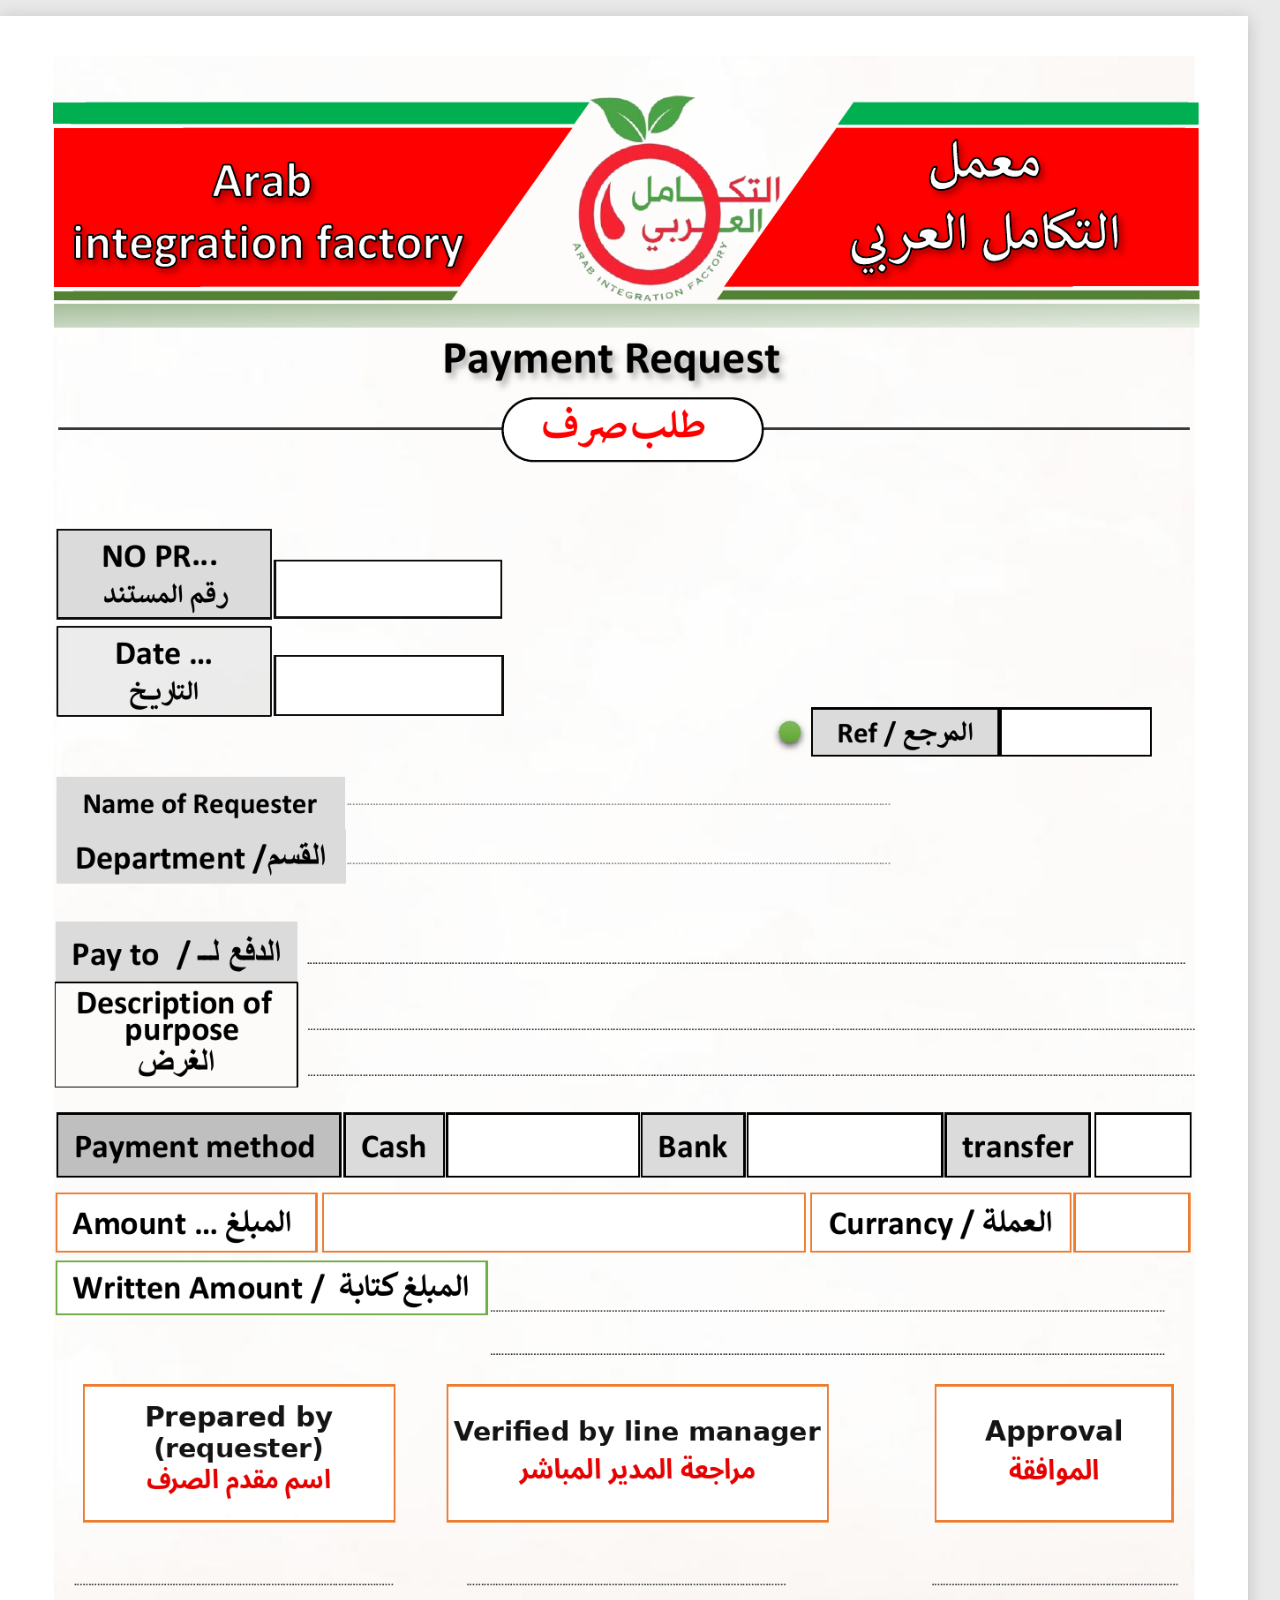
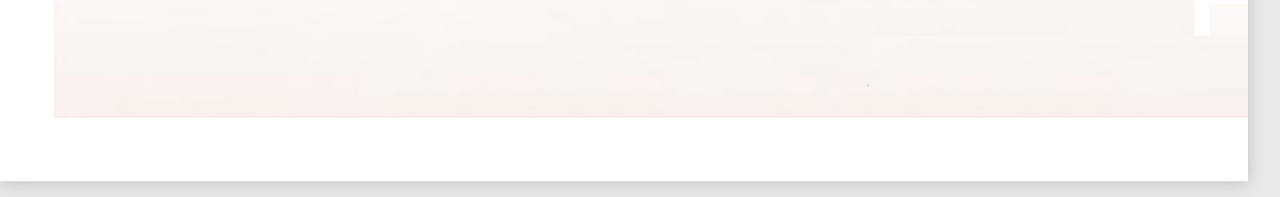
<file: backups/v3.3.33-consolidated-20260824-200139/app/static/form-templates/payment-request.html>
<!doctype html>
<html lang="ar" dir="rtl">
<head>
<meta charset="utf-8">
<meta name="viewport" content="width=device-width,initial-scale=1">
<title>Payment Request - Premium Exact</title>
<style>
*{box-sizing:border-box}
html,body{margin:0;padding:0;background:#e9e9e9;font-family:Arial,Tahoma,"Segoe UI",sans-serif}
body{min-height:100vh;display:flex;justify-content:center;align-items:flex-start;padding:16px}
.wrap{position:relative}
.page{position:relative;width:1414px;height:2000px;transform-origin:top left;background:#fff;box-shadow:0 2px 18px rgba(0,0,0,.18);overflow:hidden;direction:ltr}
.bg{position:absolute;inset:0;width:1414px;height:2000px;display:block;pointer-events:none;user-select:none}
.overlay{position:absolute;inset:0;z-index:2;pointer-events:none}

.box{position:absolute;pointer-events:auto;overflow:hidden!important;overflow:clip!important;clip-path:inset(0);contain:paint;background:transparent}
.box .value{position:absolute;inset:2px;display:flex;align-items:center;justify-content:center;text-align:center;white-space:nowrap;overflow:hidden!important;padding:0 6px;outline:none;color:#111;background:transparent;font-family:Arial,Tahoma,"Segoe UI",sans-serif;font-weight:700;font-size:30px;line-height:1;unicode-bidi:plaintext}
.box .value.small{font-size:28px}

.line{position:absolute;pointer-events:auto;display:flex;align-items:flex-end;white-space:nowrap;overflow:hidden;padding:0 5px 4px;outline:none;background:transparent;color:#111;font-family:Arial,Tahoma,"Segoe UI",sans-serif;font-size:30px;font-weight:700;line-height:1;unicode-bidi:plaintext}
.line[dir="rtl"]{text-align:right}
.line[dir="ltr"]{text-align:left}

.check{position:absolute;pointer-events:auto;cursor:pointer;overflow:hidden;display:flex;align-items:center;justify-content:center}
.check input{position:absolute;opacity:0;width:1px;height:1px}
.check span{position:absolute;inset:0;display:flex;align-items:center;justify-content:center;font-family:Arial,Tahoma,sans-serif;font-size:43px;font-weight:700;line-height:1;color:#111;user-select:none}
.check input:checked+span::after{content:"✓"}

@page{size:A4 portrait;margin:0}
@media print{
 html,body{width:210mm;height:297mm;margin:0;padding:0;background:#fff;display:block;overflow:hidden}
 .wrap{width:210mm!important;height:297mm!important;overflow:hidden!important}
 .page{box-shadow:none!important;transform:scale(0.5613154173)!important;transform-origin:top left!important}
}

/* v3.3.33: text-position correction only. Artwork, lines and dimensions are unchanged. */
.line[data-save="pay_to"],
.line[data-save^="purpose_"],
.line[data-save^="written_amount_"]{
  transform:translateY(-4px);
}
@media print{
  .line[data-save="pay_to"],
  .line[data-save^="purpose_"],
  .line[data-save^="written_amount_"]{
    transform:translateY(-5px) !important;
  }
}
</style>
</head>
<body>
<div class="wrap" id="wrap"><div class="page" id="page">
<img class="bg" src="[data-uri]" alt="Payment Request">
<div class="overlay">
  <!-- Exact blank rectangles measured from the uploaded form. -->
  <div class="box" style="left:313px;top:618px;width:254px;height:62px"><div class="value" contenteditable="true" spellcheck="false" dir="auto" data-save="pr_number" aria-label="NO PR"></div></div>
  <div class="box" style="left:313px;top:726px;width:254px;height:64px"><div class="value" contenteditable="true" spellcheck="false" dir="auto" data-save="date" aria-label="Date"></div></div>
  <div class="box" style="left:1135px;top:786px;width:168px;height:50px"><div class="value small" contenteditable="true" spellcheck="false" dir="auto" data-save="reference" aria-label="Reference"></div></div>
  <div class="box" style="left:367px;top:1336px;width:544px;height:62px"><div class="value" contenteditable="true" spellcheck="false" dir="auto" data-save="amount" aria-label="Amount"></div></div>
  <div class="box" style="left:1220px;top:1336px;width:126px;height:62px"><div class="value small" contenteditable="true" spellcheck="false" dir="auto" data-save="currency" aria-label="Currency"></div></div>

  <!-- Every editable line is bottom-anchored 1 px above the printed dotted line. -->
  <div class="line" contenteditable="true" spellcheck="false" dir="auto" data-save="requester" aria-label="Name of Requester" style="left:394px;top:855px;width:614px;height:36px"></div>
  <div class="line" contenteditable="true" spellcheck="false" dir="auto" data-save="department" aria-label="Department" style="left:394px;top:922px;width:614px;height:36px"></div>
  <div class="line" contenteditable="true" spellcheck="false" dir="auto" data-save="pay_to" aria-label="Pay to" style="left:349px;top:1035px;width:999px;height:36px"></div>
  <div class="line" contenteditable="true" spellcheck="false" dir="auto" data-save="purpose_1" aria-label="Purpose line 1" style="left:349px;top:1110px;width:999px;height:36px"></div>
  <div class="line" contenteditable="true" spellcheck="false" dir="auto" data-save="purpose_2" aria-label="Purpose line 2" style="left:349px;top:1162px;width:999px;height:36px"></div>
  <div class="line" contenteditable="true" spellcheck="false" dir="auto" data-save="written_amount_1" aria-label="Written Amount line 1" style="left:550px;top:1429px;width:769px;height:36px"></div>
  <div class="line" contenteditable="true" spellcheck="false" dir="auto" data-save="written_amount_2" aria-label="Written Amount line 2" style="left:550px;top:1478px;width:769px;height:36px"></div>
  <div class="line" contenteditable="true" spellcheck="false" dir="auto" data-save="prepared_signature" aria-label="Prepared by" style="left:84px;top:1739px;width:362px;height:36px"></div>
  <div class="line" contenteditable="true" spellcheck="false" dir="auto" data-save="manager_signature" aria-label="Verified by line manager" style="left:534px;top:1739px;width:343px;height:36px"></div>
  <div class="line" contenteditable="true" spellcheck="false" dir="auto" data-save="approval_signature" aria-label="Approval" style="left:1061px;top:1739px;width:274px;height:36px"></div>

  <!-- Exact checkbox interiors. -->
  <label class="check" style="left:508px;top:1245px;width:215px;height:68px" aria-label="Cash"><input type="checkbox" data-save="cash"><span></span></label>
  <label class="check" style="left:848px;top:1245px;width:219px;height:68px" aria-label="Bank"><input type="checkbox" data-save="bank"><span></span></label>
  <label class="check" style="left:1242px;top:1245px;width:106px;height:68px" aria-label="Transfer"><input type="checkbox" data-save="transfer"><span></span></label>
</div>
</div></div>
<script>
(()=>{
 const BASE_W=1414,BASE_H=2000,wrap=document.getElementById('wrap'),page=document.getElementById('page');
 function fitPage(){if(matchMedia('print').matches)return;const w=Math.max(320,Math.min(BASE_W,innerWidth-32)),s=w/BASE_W;wrap.style.width=(BASE_W*s)+'px';wrap.style.height=(BASE_H*s)+'px';page.style.transform='scale('+s+')'}
 addEventListener('resize',fitPage,{passive:true});fitPage();
 const prefix='payment-request-premium-v16:';
 const fields=[...document.querySelectorAll('[data-save]')];
 const measure=document.createElement('canvas').getContext('2d');
 function text(el){if(el.type==='checkbox')return'';return(el.textContent||'').replace(/[\n\r]+/g,' ')}
 function clean(el){if(el.type==='checkbox')return;const v=text(el);if(el.textContent!==v)el.textContent=v}
 function direction(el){if(el.type==='checkbox')return;const v=text(el).trim();if(!v){el.setAttribute('dir','auto');return}el.setAttribute('dir',/[\u0590-\u08FF]/.test(v.charAt(0))?'rtl':'ltr')}
 function fit(el){
   if(el.type==='checkbox')return;
   const key=el.dataset.save||'',isBox=el.classList.contains('value'),base=(key==='reference'||key==='currency')?28:30,min=isBox?14:20,v=text(el).trim();
   let size=base;el.style.fontSize=size+'px';if(!v)return;
   const available=Math.max(10,el.clientWidth-(isBox?14:10));
   while(size>min){measure.font='700 '+size+'px Arial, Tahoma, sans-serif';if(measure.measureText(v).width<=available)break;size--}
   el.style.fontSize=size+'px';
 }
 function save(el){try{localStorage.setItem(prefix+el.dataset.save,el.type==='checkbox'?(el.checked?'1':'0'):text(el))}catch(e){}}
 fields.forEach(el=>{
   try{const v=localStorage.getItem(prefix+el.dataset.save);if(v!==null){if(el.type==='checkbox')el.checked=v==='1';else el.textContent=v}}catch(e){}
   if(el.type!=='checkbox'){
     clean(el);direction(el);fit(el);
     el.addEventListener('paste',e=>{e.preventDefault();const v=(e.clipboardData||window.clipboardData).getData('text').replace(/[\n\r]+/g,' ');document.execCommand('insertText',false,v)});
     el.addEventListener('keydown',e=>{if(e.key==='Enter'){e.preventDefault();const ed=fields.filter(x=>x.type!=='checkbox'),i=ed.indexOf(el);if(i>=0&&ed[i+1])ed[i+1].focus()}});
     el.addEventListener('input',()=>{clean(el);direction(el);fit(el);save(el)});el.addEventListener('blur',()=>{fit(el);save(el)});
   }else el.addEventListener('change',()=>save(el));
 })
})();
</script>
</body></html>
</file>
<file: app/static/premium-system-v3.3.26.css>
/*
  Ziad Invoices Professional UI v3.3.26
  Premium System Theme

  IMPORTANT SAFETY RULE:
  This stylesheet is for the application chrome/UI only.
  It intentionally does NOT style:
    .template-page
    .template-bg
    .template-field
    .template-line-field
    .template-checkbox
  and it is linked only from app/static/index.html.
  Official voucher/request templates remain untouched.
*/

:root {
  --ziad-ui-bg: #11131b;
  --ziad-ui-surface-lowest: #0c0e16;
  --ziad-ui-surface-low: #191b23;
  --ziad-ui-surface: #1d1f27;
  --ziad-ui-surface-high: #282a32;
  --ziad-ui-surface-highest: #32343d;
  --ziad-ui-text: #e1e2ed;
  --ziad-ui-text-2: #c3c6d7;
  --ziad-ui-muted: #9297aa;
  --ziad-ui-outline: #434655;
  --ziad-ui-outline-strong: #666a7c;
  --ziad-ui-primary: #2563eb;
  --ziad-ui-primary-hover: #3474f4;
  --ziad-ui-primary-soft: rgba(37, 99, 235, 0.14);
  --ziad-ui-primary-softer: rgba(37, 99, 235, 0.08);
  --ziad-ui-primary-text: #eef2ff;
  --ziad-ui-success: #41d39a;
  --ziad-ui-success-soft: rgba(65, 211, 154, 0.12);
  --ziad-ui-warning: #ffb596;
  --ziad-ui-warning-soft: rgba(255, 181, 150, 0.12);
  --ziad-ui-danger: #ffb4ab;
  --ziad-ui-danger-soft: rgba(255, 180, 171, 0.12);
  --ziad-ui-radius-sm: 6px;
  --ziad-ui-radius: 8px;
  --ziad-ui-radius-card: 12px;
  --ziad-ui-font: "Geist", "Noto Sans Arabic", "Segoe UI", Tahoma, Arial, sans-serif;
  --ziad-ui-mono: "Geist Mono", "Cascadia Code", "SFMono-Regular", Consolas, monospace;
}

/* --------------------------------------------------------------------------
   100% SIZE / NO APP-LEVEL ZOOM OUT
   -------------------------------------------------------------------------- */
html,
body {
  margin: 0 !important;
  width: 100% !important;
  min-width: 100% !important;
  min-height: 100% !important;
  background: var(--ziad-ui-bg) !important;
  zoom: 1 !important;
}

#app {
  width: 100% !important;
  min-height: 100vh !important;
  zoom: 1 !important;
  transform: none !important;
  transform-origin: center center !important;
}

.app-shell,
.auth-shell {
  zoom: 1 !important;
  transform: none !important;
  transform-origin: center center !important;
}

/* Compatibility with the earlier login 100% size lock. */
html.ziad-login-size-lock,
html.ziad-login-size-lock body,
html.ziad-login-size-lock #app,
html.ziad-login-size-lock .ziad-login-layout-lock {
  zoom: 1 !important;
  transform: none !important;
}

/* --------------------------------------------------------------------------
   TYPOGRAPHY - UI ONLY (never applied to template-page)
   -------------------------------------------------------------------------- */
.sidebar,
.topbar,
.page-header,
.dashboard-section,
.stat-card,
.type-overview-card,
.panel,
.document-commandbar,
.editor-side,
.list-summary,
.modal,
.auth-panel,
.auth-visual,
#toast-root,
.btn,
.control,
.badge,
.summary-pill,
.search-box,
.user-chip,
.topbar-user,
.table-wrap,
.settings-layout {
  font-family: var(--ziad-ui-font) !important;
}

.mono,
.audit-details {
  font-family: var(--ziad-ui-mono) !important;
  font-variant-numeric: tabular-nums;
}

/* --------------------------------------------------------------------------
   APPLICATION SHELL
   -------------------------------------------------------------------------- */
.app-shell {
  min-height: 100vh !important;
  background: var(--ziad-ui-bg) !important;
  color: var(--ziad-ui-text) !important;
}

.main {
  min-width: 0 !important;
  min-height: 100vh !important;
  background:
    radial-gradient(circle at 88% 0%, rgba(37, 99, 235, 0.06), transparent 28rem),
    var(--ziad-ui-bg) !important;
}

.content {
  box-sizing: border-box !important;
  width: 100% !important;
  padding: 28px 30px 48px !important;
}

/* --------------------------------------------------------------------------
   SIDEBAR
   -------------------------------------------------------------------------- */
.sidebar {
  background: var(--ziad-ui-surface-lowest) !important;
  color: var(--ziad-ui-text) !important;
  border-inline-end: 1px solid #242735 !important;
  box-shadow: none !important;
}

.sidebar-head {
  min-height: 76px !important;
  padding: 16px 18px !important;
  border-bottom: 1px solid #242735 !important;
  box-sizing: border-box !important;
}

.sidebar .brand {
  gap: 12px !important;
  min-width: 0 !important;
}

.sidebar .brand-mark,
.auth-panel .brand-mark {
  width: 42px !important;
  height: 42px !important;
  min-width: 42px !important;
  display: inline-grid !important;
  place-items: center !important;
  border-radius: 11px !important;
  background: linear-gradient(145deg, #3474f4, #1d4ed8) !important;
  color: #fff !important;
  border: 1px solid rgba(180, 197, 255, 0.25) !important;
  box-shadow: none !important;
  font-weight: 800 !important;
  letter-spacing: -0.03em !important;
}

.sidebar .brand-text strong,
.auth-panel .brand-text strong {
  color: var(--ziad-ui-text) !important;
  font-size: 14px !important;
  font-weight: 700 !important;
}

.sidebar .brand-text span,
.auth-panel .brand-text span {
  color: var(--ziad-ui-muted) !important;
  font-size: 11px !important;
}

.sidebar-nav {
  padding: 16px 12px 20px !important;
}

.nav-label {
  color: #73798d !important;
  font-size: 10px !important;
  font-weight: 700 !important;
  letter-spacing: 0.08em !important;
  text-transform: uppercase !important;
  padding: 16px 10px 7px !important;
}

.nav-item {
  position: relative !important;
  min-height: 44px !important;
  margin: 3px 0 !important;
  padding: 0 11px !important;
  gap: 10px !important;
  border: 1px solid transparent !important;
  border-radius: 8px !important;
  color: #aeb3c5 !important;
  background: transparent !important;
  text-decoration: none !important;
  transition: background-color 140ms ease, border-color 140ms ease, color 140ms ease !important;
}

.nav-item:hover {
  color: var(--ziad-ui-text) !important;
  background: var(--ziad-ui-surface-low) !important;
  border-color: #2b2e3a !important;
}

.nav-item.active {
  color: #f5f7ff !important;
  background: var(--ziad-ui-primary-soft) !important;
  border-color: rgba(37, 99, 235, 0.52) !important;
}

.nav-item.active::before {
  content: "" !important;
  position: absolute !important;
  inset-block: 9px !important;
  inset-inline-start: -1px !important;
  width: 3px !important;
  border-radius: 999px !important;
  background: #5b8cff !important;
}

.nav-item .icon {
  width: 18px !important;
  height: 18px !important;
  flex: 0 0 18px !important;
}

.nav-badge {
  margin-inline-start: auto !important;
  min-width: 24px !important;
  height: 22px !important;
  padding-inline: 7px !important;
  display: inline-grid !important;
  place-items: center !important;
  border-radius: 999px !important;
  background: var(--ziad-ui-surface-high) !important;
  border: 1px solid #3a3d49 !important;
  color: #c7cada !important;
  font-size: 10px !important;
  font-weight: 700 !important;
}

.sidebar-footer {
  padding: 12px !important;
  border-top: 1px solid #242735 !important;
  background: #0e1018 !important;
}

.user-chip {
  padding: 9px !important;
  border: 1px solid #2c2f3b !important;
  border-radius: 10px !important;
  background: var(--ziad-ui-surface-low) !important;
}

.avatar {
  display: inline-grid !important;
  place-items: center !important;
  border-radius: 9px !important;
  background: #29345d !important;
  color: #dbe5ff !important;
  border: 1px solid #3f4f89 !important;
  font-weight: 700 !important;
}

.user-chip-copy strong,
.topbar-user span {
  color: var(--ziad-ui-text) !important;
}

.user-chip-copy span {
  color: var(--ziad-ui-muted) !important;
}

/* --------------------------------------------------------------------------
   TOP BAR
   -------------------------------------------------------------------------- */
.topbar {
  min-height: 68px !important;
  height: 68px !important;
  padding: 0 24px !important;
  background: rgba(17, 19, 27, 0.94) !important;
  border-bottom: 1px solid #282b37 !important;
  box-shadow: none !important;
  backdrop-filter: saturate(130%) blur(12px) !important;
  -webkit-backdrop-filter: saturate(130%) blur(12px) !important;
}

.topbar-title {
  color: var(--ziad-ui-text) !important;
  font-size: 14px !important;
  font-weight: 700 !important;
}

.topbar-user {
  gap: 9px !important;
  padding: 6px 9px !important;
  border: 1px solid #30333f !important;
  border-radius: 9px !important;
  background: var(--ziad-ui-surface-low) !important;
}

.avatar.small {
  width: 30px !important;
  height: 30px !important;
  border-radius: 7px !important;
  font-size: 11px !important;
}

/* --------------------------------------------------------------------------
   PAGE HEADERS
   -------------------------------------------------------------------------- */
.page-header {
  align-items: flex-end !important;
  gap: 20px !important;
  margin-bottom: 24px !important;
  padding: 4px 2px 20px !important;
  border-bottom: 1px solid #2a2d38 !important;
}

.page-header h1 {
  margin: 5px 0 7px !important;
  color: #f1f3fb !important;
  font-size: clamp(25px, 2vw, 32px) !important;
  line-height: 1.25 !important;
  font-weight: 720 !important;
  letter-spacing: -0.02em !important;
}

.page-header p,
.section-heading p,
.panel-head p {
  color: var(--ziad-ui-muted) !important;
  line-height: 1.65 !important;
}

.eyebrow {
  display: inline-flex !important;
  align-items: center !important;
  min-height: 24px !important;
  padding: 0 8px !important;
  border: 1px solid rgba(91, 140, 255, 0.26) !important;
  border-radius: 6px !important;
  background: var(--ziad-ui-primary-softer) !important;
  color: #9db8ff !important;
  font-size: 10px !important;
  font-weight: 700 !important;
  letter-spacing: 0.04em !important;
}

.page-actions {
  gap: 8px !important;
}

/* --------------------------------------------------------------------------
   BUTTONS
   -------------------------------------------------------------------------- */
.btn {
  min-height: 40px !important;
  box-sizing: border-box !important;
  display: inline-flex !important;
  align-items: center !important;
  justify-content: center !important;
  gap: 8px !important;
  padding: 0 14px !important;
  border-radius: 8px !important;
  border-width: 1px !important;
  border-style: solid !important;
  box-shadow: none !important;
  font-size: 13px !important;
  line-height: 1 !important;
  font-weight: 650 !important;
  transition: background-color 130ms ease, border-color 130ms ease, color 130ms ease, opacity 130ms ease !important;
}

.btn .icon {
  width: 17px !important;
  height: 17px !important;
}

.btn-primary {
  color: #fff !important;
  background: var(--ziad-ui-primary) !important;
  border-color: #3975ee !important;
}

.btn-primary:hover:not(:disabled) {
  background: var(--ziad-ui-primary-hover) !important;
  border-color: #6d9aff !important;
}

.btn-secondary {
  color: #d8dae5 !important;
  background: var(--ziad-ui-surface-low) !important;
  border-color: #3b3e4b !important;
}

.btn-secondary:hover:not(:disabled) {
  color: #f2f4fb !important;
  background: var(--ziad-ui-surface-high) !important;
  border-color: #606477 !important;
}

.btn-link {
  color: #aeb3c6 !important;
  background: transparent !important;
  border-color: transparent !important;
}

.btn-link:hover:not(:disabled) {
  color: #fff !important;
  background: #22252e !important;
}

.btn-danger-soft {
  color: var(--ziad-ui-danger) !important;
  background: var(--ziad-ui-danger-soft) !important;
  border-color: rgba(255, 180, 171, 0.26) !important;
}

.btn-danger-soft:hover:not(:disabled) {
  background: rgba(255, 180, 171, 0.18) !important;
  border-color: rgba(255, 180, 171, 0.44) !important;
}

.btn-icon {
  width: 40px !important;
  min-width: 40px !important;
  padding: 0 !important;
}

.btn-lg {
  min-height: 48px !important;
  padding-inline: 18px !important;
  font-size: 14px !important;
}

.btn:disabled {
  opacity: 0.5 !important;
  cursor: not-allowed !important;
}

/* --------------------------------------------------------------------------
   FORMS / CONTROLS
   -------------------------------------------------------------------------- */
.form-grid {
  gap: 16px !important;
}

.form-row {
  gap: 7px !important;
}

.form-row label {
  color: #c9ccda !important;
  font-size: 12px !important;
  font-weight: 650 !important;
}

.control {
  min-height: 44px !important;
  box-sizing: border-box !important;
  padding: 0 12px !important;
  border: 1px solid #3b3f4c !important;
  border-radius: 8px !important;
  outline: none !important;
  background: var(--ziad-ui-surface-lowest) !important;
  color: #e5e7f0 !important;
  box-shadow: none !important;
  font-size: 13px !important;
  transition: border-color 120ms ease, background-color 120ms ease !important;
}

textarea.control {
  min-height: 112px !important;
  padding-block: 11px !important;
  line-height: 1.6 !important;
  resize: vertical !important;
}

.control::placeholder {
  color: #74798b !important;
  opacity: 1 !important;
}

.control:hover:not(:disabled) {
  border-color: #55596a !important;
  background: #10121b !important;
}

.control:focus {
  border-color: #4d82f5 !important;
  background: #0d1019 !important;
  box-shadow: none !important;
}

.control:disabled {
  opacity: 0.64 !important;
  color: #a5a9b8 !important;
  background: #171922 !important;
}

.control.compact {
  min-height: 40px !important;
}

.help {
  color: #7f8496 !important;
  font-size: 11px !important;
}

.error-text {
  color: var(--ziad-ui-danger) !important;
  font-size: 12px !important;
}

.search-box {
  min-height: 42px !important;
  display: flex !important;
  align-items: center !important;
  gap: 8px !important;
  padding-inline: 11px !important;
  border: 1px solid #383b48 !important;
  border-radius: 8px !important;
  background: var(--ziad-ui-surface-lowest) !important;
  color: #7e8498 !important;
}

.search-box .control {
  min-height: 38px !important;
  border: 0 !important;
  padding-inline: 0 !important;
  background: transparent !important;
}

.search-box:focus-within {
  border-color: #4d82f5 !important;
}

.filters,
.document-toolbar {
  gap: 10px !important;
}

/* --------------------------------------------------------------------------
   PANELS / CARDS
   -------------------------------------------------------------------------- */
.panel {
  overflow: hidden !important;
  border: 1px solid #30333f !important;
  border-radius: 12px !important;
  background: var(--ziad-ui-surface-low) !important;
  color: var(--ziad-ui-text) !important;
  box-shadow: none !important;
}

.panel-head {
  min-height: 60px !important;
  padding: 15px 18px !important;
  border-bottom: 1px solid #30333f !important;
  background: rgba(29, 31, 39, 0.68) !important;
}

.panel-head h2,
.panel-head h3,
.section-heading h2 {
  color: #e9ebf4 !important;
  font-weight: 680 !important;
}

.panel-head h2 {
  font-size: 16px !important;
}

.panel-head h3 {
  font-size: 14px !important;
}

.panel-head p {
  margin-top: 4px !important;
  font-size: 11px !important;
}

.panel-body {
  padding: 18px !important;
}

.cards.dashboard-cards {
  gap: 14px !important;
  margin-bottom: 28px !important;
}

.stat-card {
  min-height: 142px !important;
  padding: 20px !important;
  border: 1px solid #30333f !important;
  border-radius: 12px !important;
  background:
    linear-gradient(180deg, rgba(255,255,255,0.012), transparent 70%),
    var(--ziad-ui-surface-low) !important;
  color: var(--ziad-ui-text) !important;
  box-shadow: none !important;
  transition: border-color 140ms ease, background-color 140ms ease !important;
}

.stat-card:hover {
  border-color: #454958 !important;
  background: var(--ziad-ui-surface) !important;
}

.stat-card > strong {
  color: #f2f4fb !important;
  font-size: 30px !important;
  line-height: 1.1 !important;
  font-weight: 720 !important;
  font-variant-numeric: tabular-nums;
}

.stat-card > span,
.stat-top > span {
  color: #9aa0b2 !important;
}

.stat-top > span {
  font-size: 12px !important;
  font-weight: 600 !important;
}

.stat-icon {
  width: 36px !important;
  height: 36px !important;
  display: inline-grid !important;
  place-items: center !important;
  border-radius: 9px !important;
  border: 1px solid rgba(91, 140, 255, 0.28) !important;
  background: var(--ziad-ui-primary-soft) !important;
  color: #8eadff !important;
}

.stat-icon.warning {
  color: var(--ziad-ui-warning) !important;
  background: var(--ziad-ui-warning-soft) !important;
  border-color: rgba(255, 181, 150, 0.25) !important;
}

.stat-icon.accent {
  color: var(--ziad-ui-success) !important;
  background: var(--ziad-ui-success-soft) !important;
  border-color: rgba(65, 211, 154, 0.22) !important;
}

.dashboard-section {
  margin-block: 28px !important;
}

.section-heading {
  margin-bottom: 13px !important;
}

.type-overview-grid {
  gap: 11px !important;
}

.type-overview-card {
  min-height: 72px !important;
  padding: 12px 14px !important;
  border: 1px solid #30333f !important;
  border-radius: 10px !important;
  background: var(--ziad-ui-surface-low) !important;
  color: var(--ziad-ui-text) !important;
  text-decoration: none !important;
  box-shadow: none !important;
  transition: background-color 130ms ease, border-color 130ms ease !important;
}

.type-overview-card:hover {
  background: var(--ziad-ui-surface) !important;
  border-color: rgba(91, 140, 255, 0.48) !important;
}

.type-overview-icon {
  width: 38px !important;
  height: 38px !important;
  display: inline-grid !important;
  place-items: center !important;
  border-radius: 9px !important;
  color: #8eacff !important;
  background: var(--ziad-ui-primary-soft) !important;
  border: 1px solid rgba(91, 140, 255, 0.23) !important;
}

.type-overview-copy strong {
  color: #e8eaf3 !important;
  font-size: 13px !important;
}

.type-overview-copy span {
  color: #858b9d !important;
  font-size: 11px !important;
}

.type-overview-count {
  min-width: 36px !important;
  height: 30px !important;
  padding-inline: 9px !important;
  display: inline-grid !important;
  place-items: center !important;
  border-radius: 7px !important;
  background: #222633 !important;
  border: 1px solid #353a4b !important;
  color: #d5daf0 !important;
  font-size: 12px !important;
  font-weight: 700 !important;
}

.dashboard-grid {
  gap: 14px !important;
}

/* --------------------------------------------------------------------------
   TABLES / DATA GRID
   -------------------------------------------------------------------------- */
.table-wrap {
  overflow: auto !important;
  background: var(--ziad-ui-surface-low) !important;
}

.table-wrap table {
  width: 100% !important;
  border-collapse: separate !important;
  border-spacing: 0 !important;
  color: #d9dbe6 !important;
  font-size: 12px !important;
}

.table-wrap thead th {
  height: 42px !important;
  padding: 0 14px !important;
  border-bottom: 1px solid #3a3d49 !important;
  background: #1f212a !important;
  color: #9ea4b6 !important;
  font-size: 10px !important;
  font-weight: 700 !important;
  letter-spacing: 0.03em !important;
  white-space: nowrap !important;
}

.table-wrap tbody td {
  height: 48px !important;
  padding: 7px 14px !important;
  border-bottom: 1px solid #292c36 !important;
  color: #cfd2df !important;
  vertical-align: middle !important;
}

.table-wrap tbody tr:nth-child(even) td {
  background: rgba(255, 255, 255, 0.018) !important;
}

.table-wrap tbody tr:hover td {
  background: rgba(91, 140, 255, 0.055) !important;
}

.table-wrap tbody tr:last-child td {
  border-bottom: 0 !important;
}

.table-wrap td strong {
  color: #edf0f8 !important;
}

.row-actions {
  gap: 6px !important;
}

.row-action,
.attachment-action {
  min-height: 34px !important;
  padding-inline: 9px !important;
  font-size: 11px !important;
}

/* --------------------------------------------------------------------------
   BADGES / SUMMARIES
   -------------------------------------------------------------------------- */
.badge {
  min-height: 24px !important;
  padding: 0 8px !important;
  display: inline-flex !important;
  align-items: center !important;
  justify-content: center !important;
  border-radius: 6px !important;
  border: 1px solid #424654 !important;
  background: #272a34 !important;
  color: #cfd2df !important;
  font-size: 10px !important;
  font-weight: 700 !important;
}

.badge-saved {
  color: #8ce8bd !important;
  background: var(--ziad-ui-success-soft) !important;
  border-color: rgba(65, 211, 154, 0.24) !important;
}

.badge-draft {
  color: #ffc6ae !important;
  background: var(--ziad-ui-warning-soft) !important;
  border-color: rgba(255, 181, 150, 0.24) !important;
}

.badge-admin {
  color: #a9c0ff !important;
  background: var(--ziad-ui-primary-soft) !important;
  border-color: rgba(91, 140, 255, 0.25) !important;
}

.list-summary {
  gap: 10px !important;
  margin-bottom: 16px !important;
}

.summary-pill {
  min-width: 118px !important;
  min-height: 64px !important;
  padding: 10px 14px !important;
  border: 1px solid #30333f !important;
  border-radius: 10px !important;
  background: var(--ziad-ui-surface-low) !important;
  box-shadow: none !important;
}

.summary-pill strong {
  color: #eef0f8 !important;
  font-size: 18px !important;
  font-weight: 720 !important;
  font-variant-numeric: tabular-nums;
}

.summary-pill span {
  color: #858b9d !important;
  font-size: 10px !important;
}

.attachment-count {
  color: #aeb7cf !important;
}

/* --------------------------------------------------------------------------
   ACTIVITY CHART
   -------------------------------------------------------------------------- */
.activity-track {
  background: #282b35 !important;
  border: 1px solid #343845 !important;
  border-radius: 6px !important;
  overflow: hidden !important;
}

.activity-track span {
  background: linear-gradient(180deg, #5f8fff, #2563eb) !important;
  border-radius: 4px 4px 1px 1px !important;
}

.activity-value,
.activity-column small,
.activity-summary span {
  color: #8e94a6 !important;
}

.activity-summary strong {
  color: #eef0f8 !important;
}

/* --------------------------------------------------------------------------
   DOCUMENT EDITOR CHROME ONLY
   DO NOT STYLE .template-page OR .template-field
   -------------------------------------------------------------------------- */
.document-commandbar {
  margin-bottom: 14px !important;
  padding: 10px !important;
  gap: 10px !important;
  border: 1px solid #30333f !important;
  border-radius: 10px !important;
  background: var(--ziad-ui-surface-low) !important;
  color: var(--ziad-ui-text) !important;
}

.commandbar-primary,
.commandbar-secondary {
  gap: 8px !important;
}

.field-guide-toggle {
  min-height: 38px !important;
  padding-inline: 11px !important;
  display: inline-flex !important;
  align-items: center !important;
  gap: 8px !important;
  border: 1px solid #3b3e4b !important;
  border-radius: 8px !important;
  background: #171922 !important;
  color: #b8bdcd !important;
  font-size: 11px !important;
}

.field-guide-toggle input {
  accent-color: var(--ziad-ui-primary) !important;
}

.editor-grid {
  gap: 16px !important;
  align-items: start !important;
}

.editor-stage {
  padding: 18px !important;
  border: 1px solid #30333f !important;
  border-radius: 12px !important;
  background:
    linear-gradient(45deg, rgba(255,255,255,0.018) 25%, transparent 25%, transparent 75%, rgba(255,255,255,0.018) 75%),
    linear-gradient(45deg, rgba(255,255,255,0.018) 25%, transparent 25%, transparent 75%, rgba(255,255,255,0.018) 75%),
    #0f1119 !important;
  background-position: 0 0, 10px 10px !important;
  background-size: 20px 20px !important;
  box-shadow: none !important;
}

/* Explicitly no declarations are made for #template-page, .template-page,
   .template-bg, .template-field, .template-line-field or .template-checkbox. */

.editor-side {
  gap: 14px !important;
}

.lock-note {
  padding: 11px 12px !important;
  border: 1px solid rgba(91, 140, 255, 0.22) !important;
  border-radius: 8px !important;
  background: var(--ziad-ui-primary-softer) !important;
  color: #b9c8ee !important;
  line-height: 1.55 !important;
}

.meta-list {
  border: 1px solid #30333f !important;
  border-radius: 9px !important;
  overflow: hidden !important;
}

.meta-row {
  min-height: 42px !important;
  padding: 0 11px !important;
  border-bottom: 1px solid #2c2f39 !important;
  background: #181a22 !important;
}

.meta-row:last-child {
  border-bottom: 0 !important;
}

.meta-row span {
  color: #858b9d !important;
}

.meta-row strong {
  color: #d9dce8 !important;
}

.attachment-uploader {
  padding: 16px !important;
  border: 1px dashed #4b536d !important;
  border-radius: 10px !important;
  background: #141722 !important;
  transition: border-color 130ms ease, background-color 130ms ease !important;
}

.attachment-uploader:hover,
.attachment-uploader.is-dragging {
  border-color: #5f8fff !important;
  background: rgba(37, 99, 235, 0.08) !important;
}

.attachment-uploader-icon {
  color: #8faeff !important;
  background: var(--ziad-ui-primary-soft) !important;
  border-color: rgba(91, 140, 255, 0.24) !important;
}

.attachment-uploader-copy strong,
.attachment-name strong {
  color: #e6e8f1 !important;
}

.attachment-uploader-copy span,
.attachment-uploader-copy small,
.attachment-name span,
.attachment-list-head,
.attachment-empty span {
  color: #858b9d !important;
}

.attachment-item {
  padding: 10px !important;
  border: 1px solid #30333f !important;
  border-radius: 9px !important;
  background: #171922 !important;
}

/* --------------------------------------------------------------------------
   SETTINGS / CHECK ITEMS
   -------------------------------------------------------------------------- */
.settings-layout {
  gap: 14px !important;
}

.check-list {
  gap: 8px !important;
}

.check-item {
  min-height: 46px !important;
  padding: 10px 12px !important;
  border: 1px solid #353844 !important;
  border-radius: 8px !important;
  background: #171922 !important;
  color: #d5d8e4 !important;
}

.check-item:hover {
  border-color: #505465 !important;
  background: #1c1f28 !important;
}

.check-item input {
  accent-color: var(--ziad-ui-primary) !important;
}

/* --------------------------------------------------------------------------
   MODALS
   -------------------------------------------------------------------------- */
.modal-backdrop {
  background: rgba(0, 0, 0, 0.72) !important;
  backdrop-filter: none !important;
}

.modal {
  border: 1px solid #4a4e5d !important;
  border-radius: 12px !important;
  background: #191b23 !important;
  color: var(--ziad-ui-text) !important;
  box-shadow: 10px 10px 0 rgba(0, 0, 0, 0.34) !important;
}

.modal-head {
  min-height: 62px !important;
  padding: 12px 16px !important;
  border-bottom: 1px solid #343743 !important;
  background: #1d1f27 !important;
}

.modal-head h3 {
  color: #eff1f9 !important;
  font-size: 15px !important;
  font-weight: 700 !important;
}

.modal-body {
  padding: 18px !important;
  color: #c7cad7 !important;
}

.modal-foot {
  padding: 12px 16px !important;
  gap: 8px !important;
  border-top: 1px solid #343743 !important;
  background: #171920 !important;
}

/* --------------------------------------------------------------------------
   TOASTS / EMPTY / LOADERS
   -------------------------------------------------------------------------- */
#toast-root {
  color: var(--ziad-ui-text) !important;
}

.toast {
  border: 1px solid #484c5b !important;
  border-radius: 9px !important;
  background: #1d1f27 !important;
  color: #e5e7f0 !important;
  box-shadow: 8px 8px 0 rgba(0, 0, 0, 0.28) !important;
}

.toast.success {
  border-color: rgba(65, 211, 154, 0.34) !important;
}

.toast.error {
  border-color: rgba(255, 180, 171, 0.38) !important;
}

.empty {
  color: #9197a9 !important;
}

.empty strong,
.empty h3 {
  color: #e0e2ec !important;
}

.loader {
  border-color: #3a3e4b !important;
  border-top-color: #6f9aff !important;
}

/* --------------------------------------------------------------------------
   LOGIN / FIRST SETUP - FULL SIZE, PREMIUM, FRIENDLY
   -------------------------------------------------------------------------- */
.auth-shell {
  width: 100vw !important;
  max-width: none !important;
  min-width: 100vw !important;
  min-height: 100vh !important;
  height: 100vh !important;
  margin: 0 !important;
  background: var(--ziad-ui-bg) !important;
  color: var(--ziad-ui-text) !important;
  overflow: hidden !important;
}

.auth-panel {
  box-sizing: border-box !important;
  min-height: 100vh !important;
  padding: clamp(42px, 5vw, 82px) clamp(38px, 5vw, 86px) !important;
  background:
    radial-gradient(circle at 100% 0%, rgba(37,99,235,0.08), transparent 22rem),
    #11131b !important;
  color: var(--ziad-ui-text) !important;
  border-inline-start: 1px solid #2b2e39 !important;
}

.auth-panel .brand {
  margin-bottom: clamp(50px, 7vh, 84px) !important;
}

.auth-panel h2 {
  margin: 0 0 9px !important;
  color: #f1f3fb !important;
  font-size: clamp(34px, 3vw, 46px) !important;
  line-height: 1.15 !important;
  font-weight: 740 !important;
  letter-spacing: -0.025em !important;
}

.auth-panel > p {
  margin-bottom: 34px !important;
  color: #9399ab !important;
  font-size: 15px !important;
  line-height: 1.7 !important;
}

.auth-panel .form-grid {
  width: min(100%, 586px) !important;
  max-width: 586px !important;
  gap: 20px !important;
}

.auth-panel .form-row {
  gap: 9px !important;
}

.auth-panel .form-row label {
  color: #d9dce7 !important;
  font-size: 13px !important;
}

.auth-panel .control {
  min-height: 68px !important;
  height: 68px !important;
  padding-inline: 16px !important;
  border-radius: 10px !important;
  background: #0c0e16 !important;
  border-color: #3b3f4c !important;
  font-size: 16px !important;
}

.auth-panel .control:focus {
  border-color: #5b8cff !important;
  background: #0d1019 !important;
}

.auth-panel .btn-lg {
  min-height: 68px !important;
  height: 68px !important;
  border-radius: 10px !important;
  font-size: 16px !important;
}

.auth-visual {
  position: relative !important;
  min-height: 100vh !important;
  overflow: hidden !important;
  background:
    radial-gradient(circle at 20% 15%, rgba(37,99,235,0.32), transparent 24rem),
    radial-gradient(circle at 76% 72%, rgba(180,197,255,0.08), transparent 30rem),
    linear-gradient(145deg, #0b1020 0%, #11192c 50%, #0b1020 100%) !important;
  color: #eef2ff !important;
}

.auth-visual::before,
.auth-visual::after {
  content: "" !important;
  position: absolute !important;
  border: 1px solid rgba(180,197,255,0.10) !important;
  border-radius: 50% !important;
  pointer-events: none !important;
}

.auth-visual::before {
  width: 540px !important;
  height: 540px !important;
  inset-inline-end: -180px !important;
  inset-block-start: -170px !important;
}

.auth-visual::after {
  width: 760px !important;
  height: 760px !important;
  inset-inline-start: -310px !important;
  inset-block-end: -430px !important;
}

.auth-copy {
  position: relative !important;
  z-index: 1 !important;
  width: min(760px, 78%) !important;
}

.auth-copy h1 {
  margin: 0 0 24px !important;
  color: #f5f7ff !important;
  font-size: clamp(48px, 5vw, 74px) !important;
  line-height: 1.13 !important;
  font-weight: 760 !important;
  letter-spacing: -0.035em !important;
}

.auth-copy p {
  max-width: 720px !important;
  color: #b6bed4 !important;
  font-size: clamp(17px, 1.45vw, 22px) !important;
  line-height: 1.9 !important;
}

/* Keep earlier 100%-size compatibility classes at the same real dimensions. */
html.ziad-login-size-lock .ziad-login-form-lock {
  width: min(586px, calc(100% - 72px)) !important;
  max-width: 586px !important;
  zoom: 1 !important;
  transform: none !important;
}

html.ziad-login-size-lock .ziad-login-form-lock input[type="text"],
html.ziad-login-size-lock .ziad-login-form-lock input[type="email"],
html.ziad-login-size-lock .ziad-login-form-lock input[type="password"],
html.ziad-login-size-lock .ziad-login-form-lock button,
html.ziad-login-size-lock .ziad-login-form-lock input[type="submit"] {
  min-height: 68px !important;
  height: 68px !important;
}

/* --------------------------------------------------------------------------
   SCROLLBARS - APPLICATION CHROME
   -------------------------------------------------------------------------- */
.sidebar::-webkit-scrollbar,
.table-wrap::-webkit-scrollbar,
.modal-body::-webkit-scrollbar,
.editor-side::-webkit-scrollbar {
  width: 9px !important;
  height: 9px !important;
}

.sidebar::-webkit-scrollbar-thumb,
.table-wrap::-webkit-scrollbar-thumb,
.modal-body::-webkit-scrollbar-thumb,
.editor-side::-webkit-scrollbar-thumb {
  background: #3d414e !important;
  border: 2px solid transparent !important;
  background-clip: padding-box !important;
  border-radius: 999px !important;
}

/* --------------------------------------------------------------------------
   RESPONSIVE - NO SCALE / NO ZOOM. Layout reflows instead.
   -------------------------------------------------------------------------- */
@media (max-width: 1200px) {
  .content {
    padding: 24px 22px 40px !important;
  }

  .cards.dashboard-cards {
    gap: 12px !important;
  }

  .auth-panel {
    padding-inline: 42px !important;
  }

  .auth-copy h1 {
    font-size: clamp(42px, 5vw, 62px) !important;
  }
}

@media (max-width: 900px) {
  .content {
    padding: 20px 16px 34px !important;
  }

  .sidebar {
    border-inline-end: 1px solid #343743 !important;
  }

  .sidebar-backdrop {
    background: rgba(0,0,0,0.66) !important;
  }

  .page-header {
    align-items: stretch !important;
  }

  .page-actions {
    width: 100% !important;
  }

  .auth-shell {
    height: auto !important;
    min-height: 100vh !important;
    overflow-y: auto !important;
  }

  .auth-visual {
    display: none !important;
  }

  .auth-panel {
    width: 100% !important;
    min-width: 0 !important;
    min-height: 100vh !important;
    padding: 42px 28px !important;
    border-inline-start: 0 !important;
  }

  .auth-panel .form-grid {
    width: 100% !important;
    max-width: 586px !important;
  }
}

@media (max-width: 620px) {
  .topbar {
    padding-inline: 12px !important;
  }

  .topbar-user > span {
    display: none !important;
  }

  .content {
    padding-inline: 12px !important;
  }

  .page-header h1 {
    font-size: 24px !important;
  }

  .stat-card {
    min-height: 126px !important;
    padding: 16px !important;
  }

  .summary-pill {
    min-width: 0 !important;
    flex: 1 1 120px !important;
  }

  .document-commandbar {
    align-items: stretch !important;
  }

  .commandbar-primary,
  .commandbar-secondary {
    width: 100% !important;
    flex-wrap: wrap !important;
  }

  .auth-panel {
    padding: 32px 18px !important;
  }

  .auth-panel .control,
  .auth-panel .btn-lg {
    min-height: 60px !important;
    height: 60px !important;
  }
}

/* --------------------------------------------------------------------------
   FINAL TEMPLATE PROTECTION NOTE
   There are intentionally NO selectors for official voucher/request template
   markup. The premium theme changes system chrome only.
   -------------------------------------------------------------------------- */

/* ========================================================================== 
   v3.3.26 - COMPLETE SYSTEM CONTROL COVERAGE
   Fixes legacy/light controls that are generated without the .control class
   (for example: the "المبلغ المحدد" repayment field).

   TEMPLATE SAFETY:
   Every broad selector explicitly excludes descendants of known template
   containers/classes. This section changes application UI only.
   ========================================================================== */

/* Never shrink the application. Responsive behavior must reflow, not scale. */
html,
body,
#app,
.app-shell,
.main,
.content,
.auth-shell {
  zoom: 1 !important;
  scale: 1 !important;
}

html,
body,
#app,
.app-shell {
  max-width: none !important;
}

/* Shared exclusion set for official document/template fields is repeated in
   selectors because CSS has no variable for selector lists. */

/* Raw text/number/date/select controls used by newer system screens/modals. */
#app .content :where(
  input[type="text"],
  input[type="number"],
  input[type="date"],
  input[type="datetime-local"],
  input[type="time"],
  input[type="email"],
  input[type="password"],
  input[type="search"],
  input[type="tel"],
  input[type="url"],
  select,
  textarea
):not(.template-page *):not(.template-field):not(.template-line-field):not(.template-checkbox),
#app .modal :where(
  input[type="text"],
  input[type="number"],
  input[type="date"],
  input[type="datetime-local"],
  input[type="time"],
  input[type="email"],
  input[type="password"],
  input[type="search"],
  input[type="tel"],
  input[type="url"],
  select,
  textarea
):not(.template-page *):not(.template-field):not(.template-line-field):not(.template-checkbox) {
  min-height: 46px !important;
  box-sizing: border-box !important;
  padding: 10px 13px !important;
  border: 1px solid #434655 !important;
  border-radius: 8px !important;
  outline: 0 !important;
  background: #0c0e16 !important;
  color: #e1e2ed !important;
  caret-color: #b4c5ff !important;
  box-shadow: none !important;
  font-family: var(--ziad-ui-font) !important;
  font-size: 14px !important;
  line-height: 1.5 !important;
  transition: border-color 120ms ease, background-color 120ms ease !important;
}

#app .content :where(
  input[type="text"], input[type="number"], input[type="date"],
  input[type="datetime-local"], input[type="time"], input[type="email"],
  input[type="password"], input[type="search"], input[type="tel"],
  input[type="url"], select, textarea
):not(.template-page *):not(.template-field):not(.template-line-field):hover:not(:disabled),
#app .modal :where(
  input[type="text"], input[type="number"], input[type="date"],
  input[type="datetime-local"], input[type="time"], input[type="email"],
  input[type="password"], input[type="search"], input[type="tel"],
  input[type="url"], select, textarea
):not(.template-page *):not(.template-field):not(.template-line-field):hover:not(:disabled) {
  border-color: #666a7c !important;
  background: #11131b !important;
}

#app .content :where(
  input[type="text"], input[type="number"], input[type="date"],
  input[type="datetime-local"], input[type="time"], input[type="email"],
  input[type="password"], input[type="search"], input[type="tel"],
  input[type="url"], select, textarea
):not(.template-page *):not(.template-field):not(.template-line-field):focus,
#app .modal :where(
  input[type="text"], input[type="number"], input[type="date"],
  input[type="datetime-local"], input[type="time"], input[type="email"],
  input[type="password"], input[type="search"], input[type="tel"],
  input[type="url"], select, textarea
):not(.template-page *):not(.template-field):not(.template-line-field):focus {
  border-color: #2563eb !important;
  background: #0c0e16 !important;
  box-shadow: none !important;
}

#app .content :where(input, textarea):not(.template-page *)::placeholder,
#app .modal :where(input, textarea):not(.template-page *)::placeholder {
  color: #7e8498 !important;
  opacity: 1 !important;
}

#app .content select:not(.template-page *):not(.template-field),
#app .modal select:not(.template-page *):not(.template-field) {
  color-scheme: dark !important;
}

#app .content select:not(.template-page *) option,
#app .modal select:not(.template-page *) option {
  background: #191b23 !important;
  color: #e1e2ed !important;
}

/* System field labels and helper copy. This directly fixes the repayment
   amount label/helper area shown in the user's screenshot. */
#app .content :where(label, .field-label, .input-label, .form-label):not(.template-page *),
#app .modal :where(label, .field-label, .input-label, .form-label):not(.template-page *) {
  color: #d8dbe7 !important;
  font-family: var(--ziad-ui-font) !important;
  font-size: 13px !important;
  font-weight: 650 !important;
  line-height: 1.45 !important;
}

#app .content :where(.help, .hint, .helper, .helper-text, .field-help, .form-help, small):not(.template-page *),
#app .modal :where(.help, .hint, .helper, .helper-text, .field-help, .form-help, small):not(.template-page *) {
  display: block;
  margin-top: 7px !important;
  color: #9297aa !important;
  font-family: var(--ziad-ui-font) !important;
  font-size: 12px !important;
  line-height: 1.65 !important;
}

/* Friendly field grouping: fixes cramped label/input/help arrangements while
   respecting the original UI's real size. */
#app .content :where(.field, .form-field, .input-group, .field-group):not(.template-page *),
#app .modal :where(.field, .form-field, .input-group, .field-group):not(.template-page *) {
  gap: 7px !important;
}

/* Numeric values: keep digits easy to scan in financial screens. */
#app .content input[type="number"]:not(.template-page *),
#app .modal input[type="number"]:not(.template-page *) {
  font-variant-numeric: tabular-nums !important;
}

/* Checkboxes/radios are system controls too, but template checkboxes remain
   explicitly protected. */
#app .content :where(input[type="checkbox"], input[type="radio"]):not(.template-page *):not(.template-checkbox),
#app .modal :where(input[type="checkbox"], input[type="radio"]):not(.template-page *):not(.template-checkbox) {
  accent-color: #2563eb !important;
}

/* Legacy cards/panels occasionally carry inline white backgrounds. Override
   only well-known application containers, never template containers. */
#app .content :where(.card, .panel, .modal-card, .form-card, .settings-card, .section-card):not(.template-page *),
#app .modal :where(.card, .panel, .modal-card, .form-card, .settings-card, .section-card):not(.template-page *) {
  background: #1d1f27 !important;
  color: #e1e2ed !important;
  border-color: #343743 !important;
  box-shadow: none !important;
}

/* Legacy table coverage - compact premium data grid. */
#app .content table:not(.template-page *) {
  color: #e1e2ed !important;
  border-color: #343743 !important;
}

#app .content table:not(.template-page *) thead th {
  background: #191b23 !important;
  color: #c3c6d7 !important;
  border-color: #343743 !important;
}

#app .content table:not(.template-page *) tbody td {
  border-color: #2f323d !important;
}

#app .content table:not(.template-page *) tbody tr:nth-child(even) td {
  background: rgba(255, 255, 255, 0.018) !important;
}

#app .content table:not(.template-page *) tbody tr:hover td {
  background: rgba(37, 99, 235, 0.07) !important;
}

/* Keep dialogs friendly and readable at full physical size. */
.modal {
  max-height: min(88vh, 920px) !important;
}

.modal-body {
  line-height: 1.6 !important;
}

/* RTL/LTR logical behavior. Directional positioning remains logical. */
[dir="rtl"] #app .content :where(input, select, textarea):not(.template-page *),
[dir="rtl"] #app .modal :where(input, select, textarea):not(.template-page *) {
  text-align: start;
}

/* Small screens reflow; they are never scaled down. */
@media (max-width: 760px) {
  html,
  body,
  #app,
  .app-shell,
  .main,
  .content,
  .auth-shell {
    zoom: 1 !important;
    scale: 1 !important;
  }

  #app .content :where(
    input[type="text"], input[type="number"], input[type="date"],
    input[type="datetime-local"], input[type="time"], input[type="email"],
    input[type="password"], input[type="search"], input[type="tel"],
    input[type="url"], select, textarea
  ):not(.template-page *):not(.template-field):not(.template-line-field) {
    min-height: 46px !important;
    font-size: 14px !important;
  }
}

/* END v3.3.26 UI-only coverage. Official voucher/request templates untouched. */
</file>
<file: app/static/premium-system-v3.3.25.css>
/*
  Ziad Invoices Professional UI v3.3.25
  Premium System Theme

  IMPORTANT SAFETY RULE:
  This stylesheet is for the application chrome/UI only.
  It intentionally does NOT style:
    .template-page
    .template-bg
    .template-field
    .template-line-field
    .template-checkbox
  and it is linked only from app/static/index.html.
  Official voucher/request templates remain untouched.
*/

:root {
  --ziad-ui-bg: #11131b;
  --ziad-ui-surface-lowest: #0c0e16;
  --ziad-ui-surface-low: #191b23;
  --ziad-ui-surface: #1d1f27;
  --ziad-ui-surface-high: #282a32;
  --ziad-ui-surface-highest: #32343d;
  --ziad-ui-text: #e1e2ed;
  --ziad-ui-text-2: #c3c6d7;
  --ziad-ui-muted: #9297aa;
  --ziad-ui-outline: #434655;
  --ziad-ui-outline-strong: #666a7c;
  --ziad-ui-primary: #2563eb;
  --ziad-ui-primary-hover: #3474f4;
  --ziad-ui-primary-soft: rgba(37, 99, 235, 0.14);
  --ziad-ui-primary-softer: rgba(37, 99, 235, 0.08);
  --ziad-ui-primary-text: #eef2ff;
  --ziad-ui-success: #41d39a;
  --ziad-ui-success-soft: rgba(65, 211, 154, 0.12);
  --ziad-ui-warning: #ffb596;
  --ziad-ui-warning-soft: rgba(255, 181, 150, 0.12);
  --ziad-ui-danger: #ffb4ab;
  --ziad-ui-danger-soft: rgba(255, 180, 171, 0.12);
  --ziad-ui-radius-sm: 6px;
  --ziad-ui-radius: 8px;
  --ziad-ui-radius-card: 12px;
  --ziad-ui-font: "Geist", "Noto Sans Arabic", "Segoe UI", Tahoma, Arial, sans-serif;
  --ziad-ui-mono: "Geist Mono", "Cascadia Code", "SFMono-Regular", Consolas, monospace;
}

/* --------------------------------------------------------------------------
   100% SIZE / NO APP-LEVEL ZOOM OUT
   -------------------------------------------------------------------------- */
html,
body {
  margin: 0 !important;
  width: 100% !important;
  min-width: 100% !important;
  min-height: 100% !important;
  background: var(--ziad-ui-bg) !important;
  zoom: 1 !important;
}

#app {
  width: 100% !important;
  min-height: 100vh !important;
  zoom: 1 !important;
  transform: none !important;
  transform-origin: center center !important;
}

.app-shell,
.auth-shell {
  zoom: 1 !important;
  transform: none !important;
  transform-origin: center center !important;
}

/* Compatibility with the earlier login 100% size lock. */
html.ziad-login-size-lock,
html.ziad-login-size-lock body,
html.ziad-login-size-lock #app,
html.ziad-login-size-lock .ziad-login-layout-lock {
  zoom: 1 !important;
  transform: none !important;
}

/* --------------------------------------------------------------------------
   TYPOGRAPHY - UI ONLY (never applied to template-page)
   -------------------------------------------------------------------------- */
.sidebar,
.topbar,
.page-header,
.dashboard-section,
.stat-card,
.type-overview-card,
.panel,
.document-commandbar,
.editor-side,
.list-summary,
.modal,
.auth-panel,
.auth-visual,
#toast-root,
.btn,
.control,
.badge,
.summary-pill,
.search-box,
.user-chip,
.topbar-user,
.table-wrap,
.settings-layout {
  font-family: var(--ziad-ui-font) !important;
}

.mono,
.audit-details {
  font-family: var(--ziad-ui-mono) !important;
  font-variant-numeric: tabular-nums;
}

/* --------------------------------------------------------------------------
   APPLICATION SHELL
   -------------------------------------------------------------------------- */
.app-shell {
  min-height: 100vh !important;
  background: var(--ziad-ui-bg) !important;
  color: var(--ziad-ui-text) !important;
}

.main {
  min-width: 0 !important;
  min-height: 100vh !important;
  background:
    radial-gradient(circle at 88% 0%, rgba(37, 99, 235, 0.06), transparent 28rem),
    var(--ziad-ui-bg) !important;
}

.content {
  box-sizing: border-box !important;
  width: 100% !important;
  padding: 28px 30px 48px !important;
}

/* --------------------------------------------------------------------------
   SIDEBAR
   -------------------------------------------------------------------------- */
.sidebar {
  background: var(--ziad-ui-surface-lowest) !important;
  color: var(--ziad-ui-text) !important;
  border-inline-end: 1px solid #242735 !important;
  box-shadow: none !important;
}

.sidebar-head {
  min-height: 76px !important;
  padding: 16px 18px !important;
  border-bottom: 1px solid #242735 !important;
  box-sizing: border-box !important;
}

.sidebar .brand {
  gap: 12px !important;
  min-width: 0 !important;
}

.sidebar .brand-mark,
.auth-panel .brand-mark {
  width: 42px !important;
  height: 42px !important;
  min-width: 42px !important;
  display: inline-grid !important;
  place-items: center !important;
  border-radius: 11px !important;
  background: linear-gradient(145deg, #3474f4, #1d4ed8) !important;
  color: #fff !important;
  border: 1px solid rgba(180, 197, 255, 0.25) !important;
  box-shadow: none !important;
  font-weight: 800 !important;
  letter-spacing: -0.03em !important;
}

.sidebar .brand-text strong,
.auth-panel .brand-text strong {
  color: var(--ziad-ui-text) !important;
  font-size: 14px !important;
  font-weight: 700 !important;
}

.sidebar .brand-text span,
.auth-panel .brand-text span {
  color: var(--ziad-ui-muted) !important;
  font-size: 11px !important;
}

.sidebar-nav {
  padding: 16px 12px 20px !important;
}

.nav-label {
  color: #73798d !important;
  font-size: 10px !important;
  font-weight: 700 !important;
  letter-spacing: 0.08em !important;
  text-transform: uppercase !important;
  padding: 16px 10px 7px !important;
}

.nav-item {
  position: relative !important;
  min-height: 44px !important;
  margin: 3px 0 !important;
  padding: 0 11px !important;
  gap: 10px !important;
  border: 1px solid transparent !important;
  border-radius: 8px !important;
  color: #aeb3c5 !important;
  background: transparent !important;
  text-decoration: none !important;
  transition: background-color 140ms ease, border-color 140ms ease, color 140ms ease !important;
}

.nav-item:hover {
  color: var(--ziad-ui-text) !important;
  background: var(--ziad-ui-surface-low) !important;
  border-color: #2b2e3a !important;
}

.nav-item.active {
  color: #f5f7ff !important;
  background: var(--ziad-ui-primary-soft) !important;
  border-color: rgba(37, 99, 235, 0.52) !important;
}

.nav-item.active::before {
  content: "" !important;
  position: absolute !important;
  inset-block: 9px !important;
  inset-inline-start: -1px !important;
  width: 3px !important;
  border-radius: 999px !important;
  background: #5b8cff !important;
}

.nav-item .icon {
  width: 18px !important;
  height: 18px !important;
  flex: 0 0 18px !important;
}

.nav-badge {
  margin-inline-start: auto !important;
  min-width: 24px !important;
  height: 22px !important;
  padding-inline: 7px !important;
  display: inline-grid !important;
  place-items: center !important;
  border-radius: 999px !important;
  background: var(--ziad-ui-surface-high) !important;
  border: 1px solid #3a3d49 !important;
  color: #c7cada !important;
  font-size: 10px !important;
  font-weight: 700 !important;
}

.sidebar-footer {
  padding: 12px !important;
  border-top: 1px solid #242735 !important;
  background: #0e1018 !important;
}

.user-chip {
  padding: 9px !important;
  border: 1px solid #2c2f3b !important;
  border-radius: 10px !important;
  background: var(--ziad-ui-surface-low) !important;
}

.avatar {
  display: inline-grid !important;
  place-items: center !important;
  border-radius: 9px !important;
  background: #29345d !important;
  color: #dbe5ff !important;
  border: 1px solid #3f4f89 !important;
  font-weight: 700 !important;
}

.user-chip-copy strong,
.topbar-user span {
  color: var(--ziad-ui-text) !important;
}

.user-chip-copy span {
  color: var(--ziad-ui-muted) !important;
}

/* --------------------------------------------------------------------------
   TOP BAR
   -------------------------------------------------------------------------- */
.topbar {
  min-height: 68px !important;
  height: 68px !important;
  padding: 0 24px !important;
  background: rgba(17, 19, 27, 0.94) !important;
  border-bottom: 1px solid #282b37 !important;
  box-shadow: none !important;
  backdrop-filter: saturate(130%) blur(12px) !important;
  -webkit-backdrop-filter: saturate(130%) blur(12px) !important;
}

.topbar-title {
  color: var(--ziad-ui-text) !important;
  font-size: 14px !important;
  font-weight: 700 !important;
}

.topbar-user {
  gap: 9px !important;
  padding: 6px 9px !important;
  border: 1px solid #30333f !important;
  border-radius: 9px !important;
  background: var(--ziad-ui-surface-low) !important;
}

.avatar.small {
  width: 30px !important;
  height: 30px !important;
  border-radius: 7px !important;
  font-size: 11px !important;
}

/* --------------------------------------------------------------------------
   PAGE HEADERS
   -------------------------------------------------------------------------- */
.page-header {
  align-items: flex-end !important;
  gap: 20px !important;
  margin-bottom: 24px !important;
  padding: 4px 2px 20px !important;
  border-bottom: 1px solid #2a2d38 !important;
}

.page-header h1 {
  margin: 5px 0 7px !important;
  color: #f1f3fb !important;
  font-size: clamp(25px, 2vw, 32px) !important;
  line-height: 1.25 !important;
  font-weight: 720 !important;
  letter-spacing: -0.02em !important;
}

.page-header p,
.section-heading p,
.panel-head p {
  color: var(--ziad-ui-muted) !important;
  line-height: 1.65 !important;
}

.eyebrow {
  display: inline-flex !important;
  align-items: center !important;
  min-height: 24px !important;
  padding: 0 8px !important;
  border: 1px solid rgba(91, 140, 255, 0.26) !important;
  border-radius: 6px !important;
  background: var(--ziad-ui-primary-softer) !important;
  color: #9db8ff !important;
  font-size: 10px !important;
  font-weight: 700 !important;
  letter-spacing: 0.04em !important;
}

.page-actions {
  gap: 8px !important;
}

/* --------------------------------------------------------------------------
   BUTTONS
   -------------------------------------------------------------------------- */
.btn {
  min-height: 40px !important;
  box-sizing: border-box !important;
  display: inline-flex !important;
  align-items: center !important;
  justify-content: center !important;
  gap: 8px !important;
  padding: 0 14px !important;
  border-radius: 8px !important;
  border-width: 1px !important;
  border-style: solid !important;
  box-shadow: none !important;
  font-size: 13px !important;
  line-height: 1 !important;
  font-weight: 650 !important;
  transition: background-color 130ms ease, border-color 130ms ease, color 130ms ease, opacity 130ms ease !important;
}

.btn .icon {
  width: 17px !important;
  height: 17px !important;
}

.btn-primary {
  color: #fff !important;
  background: var(--ziad-ui-primary) !important;
  border-color: #3975ee !important;
}

.btn-primary:hover:not(:disabled) {
  background: var(--ziad-ui-primary-hover) !important;
  border-color: #6d9aff !important;
}

.btn-secondary {
  color: #d8dae5 !important;
  background: var(--ziad-ui-surface-low) !important;
  border-color: #3b3e4b !important;
}

.btn-secondary:hover:not(:disabled) {
  color: #f2f4fb !important;
  background: var(--ziad-ui-surface-high) !important;
  border-color: #606477 !important;
}

.btn-link {
  color: #aeb3c6 !important;
  background: transparent !important;
  border-color: transparent !important;
}

.btn-link:hover:not(:disabled) {
  color: #fff !important;
  background: #22252e !important;
}

.btn-danger-soft {
  color: var(--ziad-ui-danger) !important;
  background: var(--ziad-ui-danger-soft) !important;
  border-color: rgba(255, 180, 171, 0.26) !important;
}

.btn-danger-soft:hover:not(:disabled) {
  background: rgba(255, 180, 171, 0.18) !important;
  border-color: rgba(255, 180, 171, 0.44) !important;
}

.btn-icon {
  width: 40px !important;
  min-width: 40px !important;
  padding: 0 !important;
}

.btn-lg {
  min-height: 48px !important;
  padding-inline: 18px !important;
  font-size: 14px !important;
}

.btn:disabled {
  opacity: 0.5 !important;
  cursor: not-allowed !important;
}

/* --------------------------------------------------------------------------
   FORMS / CONTROLS
   -------------------------------------------------------------------------- */
.form-grid {
  gap: 16px !important;
}

.form-row {
  gap: 7px !important;
}

.form-row label {
  color: #c9ccda !important;
  font-size: 12px !important;
  font-weight: 650 !important;
}

.control {
  min-height: 44px !important;
  box-sizing: border-box !important;
  padding: 0 12px !important;
  border: 1px solid #3b3f4c !important;
  border-radius: 8px !important;
  outline: none !important;
  background: var(--ziad-ui-surface-lowest) !important;
  color: #e5e7f0 !important;
  box-shadow: none !important;
  font-size: 13px !important;
  transition: border-color 120ms ease, background-color 120ms ease !important;
}

textarea.control {
  min-height: 112px !important;
  padding-block: 11px !important;
  line-height: 1.6 !important;
  resize: vertical !important;
}

.control::placeholder {
  color: #74798b !important;
  opacity: 1 !important;
}

.control:hover:not(:disabled) {
  border-color: #55596a !important;
  background: #10121b !important;
}

.control:focus {
  border-color: #4d82f5 !important;
  background: #0d1019 !important;
  box-shadow: none !important;
}

.control:disabled {
  opacity: 0.64 !important;
  color: #a5a9b8 !important;
  background: #171922 !important;
}

.control.compact {
  min-height: 40px !important;
}

.help {
  color: #7f8496 !important;
  font-size: 11px !important;
}

.error-text {
  color: var(--ziad-ui-danger) !important;
  font-size: 12px !important;
}

.search-box {
  min-height: 42px !important;
  display: flex !important;
  align-items: center !important;
  gap: 8px !important;
  padding-inline: 11px !important;
  border: 1px solid #383b48 !important;
  border-radius: 8px !important;
  background: var(--ziad-ui-surface-lowest) !important;
  color: #7e8498 !important;
}

.search-box .control {
  min-height: 38px !important;
  border: 0 !important;
  padding-inline: 0 !important;
  background: transparent !important;
}

.search-box:focus-within {
  border-color: #4d82f5 !important;
}

.filters,
.document-toolbar {
  gap: 10px !important;
}

/* --------------------------------------------------------------------------
   PANELS / CARDS
   -------------------------------------------------------------------------- */
.panel {
  overflow: hidden !important;
  border: 1px solid #30333f !important;
  border-radius: 12px !important;
  background: var(--ziad-ui-surface-low) !important;
  color: var(--ziad-ui-text) !important;
  box-shadow: none !important;
}

.panel-head {
  min-height: 60px !important;
  padding: 15px 18px !important;
  border-bottom: 1px solid #30333f !important;
  background: rgba(29, 31, 39, 0.68) !important;
}

.panel-head h2,
.panel-head h3,
.section-heading h2 {
  color: #e9ebf4 !important;
  font-weight: 680 !important;
}

.panel-head h2 {
  font-size: 16px !important;
}

.panel-head h3 {
  font-size: 14px !important;
}

.panel-head p {
  margin-top: 4px !important;
  font-size: 11px !important;
}

.panel-body {
  padding: 18px !important;
}

.cards.dashboard-cards {
  gap: 14px !important;
  margin-bottom: 28px !important;
}

.stat-card {
  min-height: 142px !important;
  padding: 20px !important;
  border: 1px solid #30333f !important;
  border-radius: 12px !important;
  background:
    linear-gradient(180deg, rgba(255,255,255,0.012), transparent 70%),
    var(--ziad-ui-surface-low) !important;
  color: var(--ziad-ui-text) !important;
  box-shadow: none !important;
  transition: border-color 140ms ease, background-color 140ms ease !important;
}

.stat-card:hover {
  border-color: #454958 !important;
  background: var(--ziad-ui-surface) !important;
}

.stat-card > strong {
  color: #f2f4fb !important;
  font-size: 30px !important;
  line-height: 1.1 !important;
  font-weight: 720 !important;
  font-variant-numeric: tabular-nums;
}

.stat-card > span,
.stat-top > span {
  color: #9aa0b2 !important;
}

.stat-top > span {
  font-size: 12px !important;
  font-weight: 600 !important;
}

.stat-icon {
  width: 36px !important;
  height: 36px !important;
  display: inline-grid !important;
  place-items: center !important;
  border-radius: 9px !important;
  border: 1px solid rgba(91, 140, 255, 0.28) !important;
  background: var(--ziad-ui-primary-soft) !important;
  color: #8eadff !important;
}

.stat-icon.warning {
  color: var(--ziad-ui-warning) !important;
  background: var(--ziad-ui-warning-soft) !important;
  border-color: rgba(255, 181, 150, 0.25) !important;
}

.stat-icon.accent {
  color: var(--ziad-ui-success) !important;
  background: var(--ziad-ui-success-soft) !important;
  border-color: rgba(65, 211, 154, 0.22) !important;
}

.dashboard-section {
  margin-block: 28px !important;
}

.section-heading {
  margin-bottom: 13px !important;
}

.type-overview-grid {
  gap: 11px !important;
}

.type-overview-card {
  min-height: 72px !important;
  padding: 12px 14px !important;
  border: 1px solid #30333f !important;
  border-radius: 10px !important;
  background: var(--ziad-ui-surface-low) !important;
  color: var(--ziad-ui-text) !important;
  text-decoration: none !important;
  box-shadow: none !important;
  transition: background-color 130ms ease, border-color 130ms ease !important;
}

.type-overview-card:hover {
  background: var(--ziad-ui-surface) !important;
  border-color: rgba(91, 140, 255, 0.48) !important;
}

.type-overview-icon {
  width: 38px !important;
  height: 38px !important;
  display: inline-grid !important;
  place-items: center !important;
  border-radius: 9px !important;
  color: #8eacff !important;
  background: var(--ziad-ui-primary-soft) !important;
  border: 1px solid rgba(91, 140, 255, 0.23) !important;
}

.type-overview-copy strong {
  color: #e8eaf3 !important;
  font-size: 13px !important;
}

.type-overview-copy span {
  color: #858b9d !important;
  font-size: 11px !important;
}

.type-overview-count {
  min-width: 36px !important;
  height: 30px !important;
  padding-inline: 9px !important;
  display: inline-grid !important;
  place-items: center !important;
  border-radius: 7px !important;
  background: #222633 !important;
  border: 1px solid #353a4b !important;
  color: #d5daf0 !important;
  font-size: 12px !important;
  font-weight: 700 !important;
}

.dashboard-grid {
  gap: 14px !important;
}

/* --------------------------------------------------------------------------
   TABLES / DATA GRID
   -------------------------------------------------------------------------- */
.table-wrap {
  overflow: auto !important;
  background: var(--ziad-ui-surface-low) !important;
}

.table-wrap table {
  width: 100% !important;
  border-collapse: separate !important;
  border-spacing: 0 !important;
  color: #d9dbe6 !important;
  font-size: 12px !important;
}

.table-wrap thead th {
  height: 42px !important;
  padding: 0 14px !important;
  border-bottom: 1px solid #3a3d49 !important;
  background: #1f212a !important;
  color: #9ea4b6 !important;
  font-size: 10px !important;
  font-weight: 700 !important;
  letter-spacing: 0.03em !important;
  white-space: nowrap !important;
}

.table-wrap tbody td {
  height: 48px !important;
  padding: 7px 14px !important;
  border-bottom: 1px solid #292c36 !important;
  color: #cfd2df !important;
  vertical-align: middle !important;
}

.table-wrap tbody tr:nth-child(even) td {
  background: rgba(255, 255, 255, 0.018) !important;
}

.table-wrap tbody tr:hover td {
  background: rgba(91, 140, 255, 0.055) !important;
}

.table-wrap tbody tr:last-child td {
  border-bottom: 0 !important;
}

.table-wrap td strong {
  color: #edf0f8 !important;
}

.row-actions {
  gap: 6px !important;
}

.row-action,
.attachment-action {
  min-height: 34px !important;
  padding-inline: 9px !important;
  font-size: 11px !important;
}

/* --------------------------------------------------------------------------
   BADGES / SUMMARIES
   -------------------------------------------------------------------------- */
.badge {
  min-height: 24px !important;
  padding: 0 8px !important;
  display: inline-flex !important;
  align-items: center !important;
  justify-content: center !important;
  border-radius: 6px !important;
  border: 1px solid #424654 !important;
  background: #272a34 !important;
  color: #cfd2df !important;
  font-size: 10px !important;
  font-weight: 700 !important;
}

.badge-saved {
  color: #8ce8bd !important;
  background: var(--ziad-ui-success-soft) !important;
  border-color: rgba(65, 211, 154, 0.24) !important;
}

.badge-draft {
  color: #ffc6ae !important;
  background: var(--ziad-ui-warning-soft) !important;
  border-color: rgba(255, 181, 150, 0.24) !important;
}

.badge-admin {
  color: #a9c0ff !important;
  background: var(--ziad-ui-primary-soft) !important;
  border-color: rgba(91, 140, 255, 0.25) !important;
}

.list-summary {
  gap: 10px !important;
  margin-bottom: 16px !important;
}

.summary-pill {
  min-width: 118px !important;
  min-height: 64px !important;
  padding: 10px 14px !important;
  border: 1px solid #30333f !important;
  border-radius: 10px !important;
  background: var(--ziad-ui-surface-low) !important;
  box-shadow: none !important;
}

.summary-pill strong {
  color: #eef0f8 !important;
  font-size: 18px !important;
  font-weight: 720 !important;
  font-variant-numeric: tabular-nums;
}

.summary-pill span {
  color: #858b9d !important;
  font-size: 10px !important;
}

.attachment-count {
  color: #aeb7cf !important;
}

/* --------------------------------------------------------------------------
   ACTIVITY CHART
   -------------------------------------------------------------------------- */
.activity-track {
  background: #282b35 !important;
  border: 1px solid #343845 !important;
  border-radius: 6px !important;
  overflow: hidden !important;
}

.activity-track span {
  background: linear-gradient(180deg, #5f8fff, #2563eb) !important;
  border-radius: 4px 4px 1px 1px !important;
}

.activity-value,
.activity-column small,
.activity-summary span {
  color: #8e94a6 !important;
}

.activity-summary strong {
  color: #eef0f8 !important;
}

/* --------------------------------------------------------------------------
   DOCUMENT EDITOR CHROME ONLY
   DO NOT STYLE .template-page OR .template-field
   -------------------------------------------------------------------------- */
.document-commandbar {
  margin-bottom: 14px !important;
  padding: 10px !important;
  gap: 10px !important;
  border: 1px solid #30333f !important;
  border-radius: 10px !important;
  background: var(--ziad-ui-surface-low) !important;
  color: var(--ziad-ui-text) !important;
}

.commandbar-primary,
.commandbar-secondary {
  gap: 8px !important;
}

.field-guide-toggle {
  min-height: 38px !important;
  padding-inline: 11px !important;
  display: inline-flex !important;
  align-items: center !important;
  gap: 8px !important;
  border: 1px solid #3b3e4b !important;
  border-radius: 8px !important;
  background: #171922 !important;
  color: #b8bdcd !important;
  font-size: 11px !important;
}

.field-guide-toggle input {
  accent-color: var(--ziad-ui-primary) !important;
}

.editor-grid {
  gap: 16px !important;
  align-items: start !important;
}

.editor-stage {
  padding: 18px !important;
  border: 1px solid #30333f !important;
  border-radius: 12px !important;
  background:
    linear-gradient(45deg, rgba(255,255,255,0.018) 25%, transparent 25%, transparent 75%, rgba(255,255,255,0.018) 75%),
    linear-gradient(45deg, rgba(255,255,255,0.018) 25%, transparent 25%, transparent 75%, rgba(255,255,255,0.018) 75%),
    #0f1119 !important;
  background-position: 0 0, 10px 10px !important;
  background-size: 20px 20px !important;
  box-shadow: none !important;
}

/* Explicitly no declarations are made for #template-page, .template-page,
   .template-bg, .template-field, .template-line-field or .template-checkbox. */

.editor-side {
  gap: 14px !important;
}

.lock-note {
  padding: 11px 12px !important;
  border: 1px solid rgba(91, 140, 255, 0.22) !important;
  border-radius: 8px !important;
  background: var(--ziad-ui-primary-softer) !important;
  color: #b9c8ee !important;
  line-height: 1.55 !important;
}

.meta-list {
  border: 1px solid #30333f !important;
  border-radius: 9px !important;
  overflow: hidden !important;
}

.meta-row {
  min-height: 42px !important;
  padding: 0 11px !important;
  border-bottom: 1px solid #2c2f39 !important;
  background: #181a22 !important;
}

.meta-row:last-child {
  border-bottom: 0 !important;
}

.meta-row span {
  color: #858b9d !important;
}

.meta-row strong {
  color: #d9dce8 !important;
}

.attachment-uploader {
  padding: 16px !important;
  border: 1px dashed #4b536d !important;
  border-radius: 10px !important;
  background: #141722 !important;
  transition: border-color 130ms ease, background-color 130ms ease !important;
}

.attachment-uploader:hover,
.attachment-uploader.is-dragging {
  border-color: #5f8fff !important;
  background: rgba(37, 99, 235, 0.08) !important;
}

.attachment-uploader-icon {
  color: #8faeff !important;
  background: var(--ziad-ui-primary-soft) !important;
  border-color: rgba(91, 140, 255, 0.24) !important;
}

.attachment-uploader-copy strong,
.attachment-name strong {
  color: #e6e8f1 !important;
}

.attachment-uploader-copy span,
.attachment-uploader-copy small,
.attachment-name span,
.attachment-list-head,
.attachment-empty span {
  color: #858b9d !important;
}

.attachment-item {
  padding: 10px !important;
  border: 1px solid #30333f !important;
  border-radius: 9px !important;
  background: #171922 !important;
}

/* --------------------------------------------------------------------------
   SETTINGS / CHECK ITEMS
   -------------------------------------------------------------------------- */
.settings-layout {
  gap: 14px !important;
}

.check-list {
  gap: 8px !important;
}

.check-item {
  min-height: 46px !important;
  padding: 10px 12px !important;
  border: 1px solid #353844 !important;
  border-radius: 8px !important;
  background: #171922 !important;
  color: #d5d8e4 !important;
}

.check-item:hover {
  border-color: #505465 !important;
  background: #1c1f28 !important;
}

.check-item input {
  accent-color: var(--ziad-ui-primary) !important;
}

/* --------------------------------------------------------------------------
   MODALS
   -------------------------------------------------------------------------- */
.modal-backdrop {
  background: rgba(0, 0, 0, 0.72) !important;
  backdrop-filter: none !important;
}

.modal {
  border: 1px solid #4a4e5d !important;
  border-radius: 12px !important;
  background: #191b23 !important;
  color: var(--ziad-ui-text) !important;
  box-shadow: 10px 10px 0 rgba(0, 0, 0, 0.34) !important;
}

.modal-head {
  min-height: 62px !important;
  padding: 12px 16px !important;
  border-bottom: 1px solid #343743 !important;
  background: #1d1f27 !important;
}

.modal-head h3 {
  color: #eff1f9 !important;
  font-size: 15px !important;
  font-weight: 700 !important;
}

.modal-body {
  padding: 18px !important;
  color: #c7cad7 !important;
}

.modal-foot {
  padding: 12px 16px !important;
  gap: 8px !important;
  border-top: 1px solid #343743 !important;
  background: #171920 !important;
}

/* --------------------------------------------------------------------------
   TOASTS / EMPTY / LOADERS
   -------------------------------------------------------------------------- */
#toast-root {
  color: var(--ziad-ui-text) !important;
}

.toast {
  border: 1px solid #484c5b !important;
  border-radius: 9px !important;
  background: #1d1f27 !important;
  color: #e5e7f0 !important;
  box-shadow: 8px 8px 0 rgba(0, 0, 0, 0.28) !important;
}

.toast.success {
  border-color: rgba(65, 211, 154, 0.34) !important;
}

.toast.error {
  border-color: rgba(255, 180, 171, 0.38) !important;
}

.empty {
  color: #9197a9 !important;
}

.empty strong,
.empty h3 {
  color: #e0e2ec !important;
}

.loader {
  border-color: #3a3e4b !important;
  border-top-color: #6f9aff !important;
}

/* --------------------------------------------------------------------------
   LOGIN / FIRST SETUP - FULL SIZE, PREMIUM, FRIENDLY
   -------------------------------------------------------------------------- */
.auth-shell {
  width: 100vw !important;
  max-width: none !important;
  min-width: 100vw !important;
  min-height: 100vh !important;
  height: 100vh !important;
  margin: 0 !important;
  background: var(--ziad-ui-bg) !important;
  color: var(--ziad-ui-text) !important;
  overflow: hidden !important;
}

.auth-panel {
  box-sizing: border-box !important;
  min-height: 100vh !important;
  padding: clamp(42px, 5vw, 82px) clamp(38px, 5vw, 86px) !important;
  background:
    radial-gradient(circle at 100% 0%, rgba(37,99,235,0.08), transparent 22rem),
    #11131b !important;
  color: var(--ziad-ui-text) !important;
  border-inline-start: 1px solid #2b2e39 !important;
}

.auth-panel .brand {
  margin-bottom: clamp(50px, 7vh, 84px) !important;
}

.auth-panel h2 {
  margin: 0 0 9px !important;
  color: #f1f3fb !important;
  font-size: clamp(34px, 3vw, 46px) !important;
  line-height: 1.15 !important;
  font-weight: 740 !important;
  letter-spacing: -0.025em !important;
}

.auth-panel > p {
  margin-bottom: 34px !important;
  color: #9399ab !important;
  font-size: 15px !important;
  line-height: 1.7 !important;
}

.auth-panel .form-grid {
  width: min(100%, 586px) !important;
  max-width: 586px !important;
  gap: 20px !important;
}

.auth-panel .form-row {
  gap: 9px !important;
}

.auth-panel .form-row label {
  color: #d9dce7 !important;
  font-size: 13px !important;
}

.auth-panel .control {
  min-height: 68px !important;
  height: 68px !important;
  padding-inline: 16px !important;
  border-radius: 10px !important;
  background: #0c0e16 !important;
  border-color: #3b3f4c !important;
  font-size: 16px !important;
}

.auth-panel .control:focus {
  border-color: #5b8cff !important;
  background: #0d1019 !important;
}

.auth-panel .btn-lg {
  min-height: 68px !important;
  height: 68px !important;
  border-radius: 10px !important;
  font-size: 16px !important;
}

.auth-visual {
  position: relative !important;
  min-height: 100vh !important;
  overflow: hidden !important;
  background:
    radial-gradient(circle at 20% 15%, rgba(37,99,235,0.32), transparent 24rem),
    radial-gradient(circle at 76% 72%, rgba(180,197,255,0.08), transparent 30rem),
    linear-gradient(145deg, #0b1020 0%, #11192c 50%, #0b1020 100%) !important;
  color: #eef2ff !important;
}

.auth-visual::before,
.auth-visual::after {
  content: "" !important;
  position: absolute !important;
  border: 1px solid rgba(180,197,255,0.10) !important;
  border-radius: 50% !important;
  pointer-events: none !important;
}

.auth-visual::before {
  width: 540px !important;
  height: 540px !important;
  inset-inline-end: -180px !important;
  inset-block-start: -170px !important;
}

.auth-visual::after {
  width: 760px !important;
  height: 760px !important;
  inset-inline-start: -310px !important;
  inset-block-end: -430px !important;
}

.auth-copy {
  position: relative !important;
  z-index: 1 !important;
  width: min(760px, 78%) !important;
}

.auth-copy h1 {
  margin: 0 0 24px !important;
  color: #f5f7ff !important;
  font-size: clamp(48px, 5vw, 74px) !important;
  line-height: 1.13 !important;
  font-weight: 760 !important;
  letter-spacing: -0.035em !important;
}

.auth-copy p {
  max-width: 720px !important;
  color: #b6bed4 !important;
  font-size: clamp(17px, 1.45vw, 22px) !important;
  line-height: 1.9 !important;
}

/* Keep earlier 100%-size compatibility classes at the same real dimensions. */
html.ziad-login-size-lock .ziad-login-form-lock {
  width: min(586px, calc(100% - 72px)) !important;
  max-width: 586px !important;
  zoom: 1 !important;
  transform: none !important;
}

html.ziad-login-size-lock .ziad-login-form-lock input[type="text"],
html.ziad-login-size-lock .ziad-login-form-lock input[type="email"],
html.ziad-login-size-lock .ziad-login-form-lock input[type="password"],
html.ziad-login-size-lock .ziad-login-form-lock button,
html.ziad-login-size-lock .ziad-login-form-lock input[type="submit"] {
  min-height: 68px !important;
  height: 68px !important;
}

/* --------------------------------------------------------------------------
   SCROLLBARS - APPLICATION CHROME
   -------------------------------------------------------------------------- */
.sidebar::-webkit-scrollbar,
.table-wrap::-webkit-scrollbar,
.modal-body::-webkit-scrollbar,
.editor-side::-webkit-scrollbar {
  width: 9px !important;
  height: 9px !important;
}

.sidebar::-webkit-scrollbar-thumb,
.table-wrap::-webkit-scrollbar-thumb,
.modal-body::-webkit-scrollbar-thumb,
.editor-side::-webkit-scrollbar-thumb {
  background: #3d414e !important;
  border: 2px solid transparent !important;
  background-clip: padding-box !important;
  border-radius: 999px !important;
}

/* --------------------------------------------------------------------------
   RESPONSIVE - NO SCALE / NO ZOOM. Layout reflows instead.
   -------------------------------------------------------------------------- */
@media (max-width: 1200px) {
  .content {
    padding: 24px 22px 40px !important;
  }

  .cards.dashboard-cards {
    gap: 12px !important;
  }

  .auth-panel {
    padding-inline: 42px !important;
  }

  .auth-copy h1 {
    font-size: clamp(42px, 5vw, 62px) !important;
  }
}

@media (max-width: 900px) {
  .content {
    padding: 20px 16px 34px !important;
  }

  .sidebar {
    border-inline-end: 1px solid #343743 !important;
  }

  .sidebar-backdrop {
    background: rgba(0,0,0,0.66) !important;
  }

  .page-header {
    align-items: stretch !important;
  }

  .page-actions {
    width: 100% !important;
  }

  .auth-shell {
    height: auto !important;
    min-height: 100vh !important;
    overflow-y: auto !important;
  }

  .auth-visual {
    display: none !important;
  }

  .auth-panel {
    width: 100% !important;
    min-width: 0 !important;
    min-height: 100vh !important;
    padding: 42px 28px !important;
    border-inline-start: 0 !important;
  }

  .auth-panel .form-grid {
    width: 100% !important;
    max-width: 586px !important;
  }
}

@media (max-width: 620px) {
  .topbar {
    padding-inline: 12px !important;
  }

  .topbar-user > span {
    display: none !important;
  }

  .content {
    padding-inline: 12px !important;
  }

  .page-header h1 {
    font-size: 24px !important;
  }

  .stat-card {
    min-height: 126px !important;
    padding: 16px !important;
  }

  .summary-pill {
    min-width: 0 !important;
    flex: 1 1 120px !important;
  }

  .document-commandbar {
    align-items: stretch !important;
  }

  .commandbar-primary,
  .commandbar-secondary {
    width: 100% !important;
    flex-wrap: wrap !important;
  }

  .auth-panel {
    padding: 32px 18px !important;
  }

  .auth-panel .control,
  .auth-panel .btn-lg {
    min-height: 60px !important;
    height: 60px !important;
  }
}

/* --------------------------------------------------------------------------
   FINAL TEMPLATE PROTECTION NOTE
   There are intentionally NO selectors for official voucher/request template
   markup. The premium theme changes system chrome only.
   -------------------------------------------------------------------------- */
</file>
